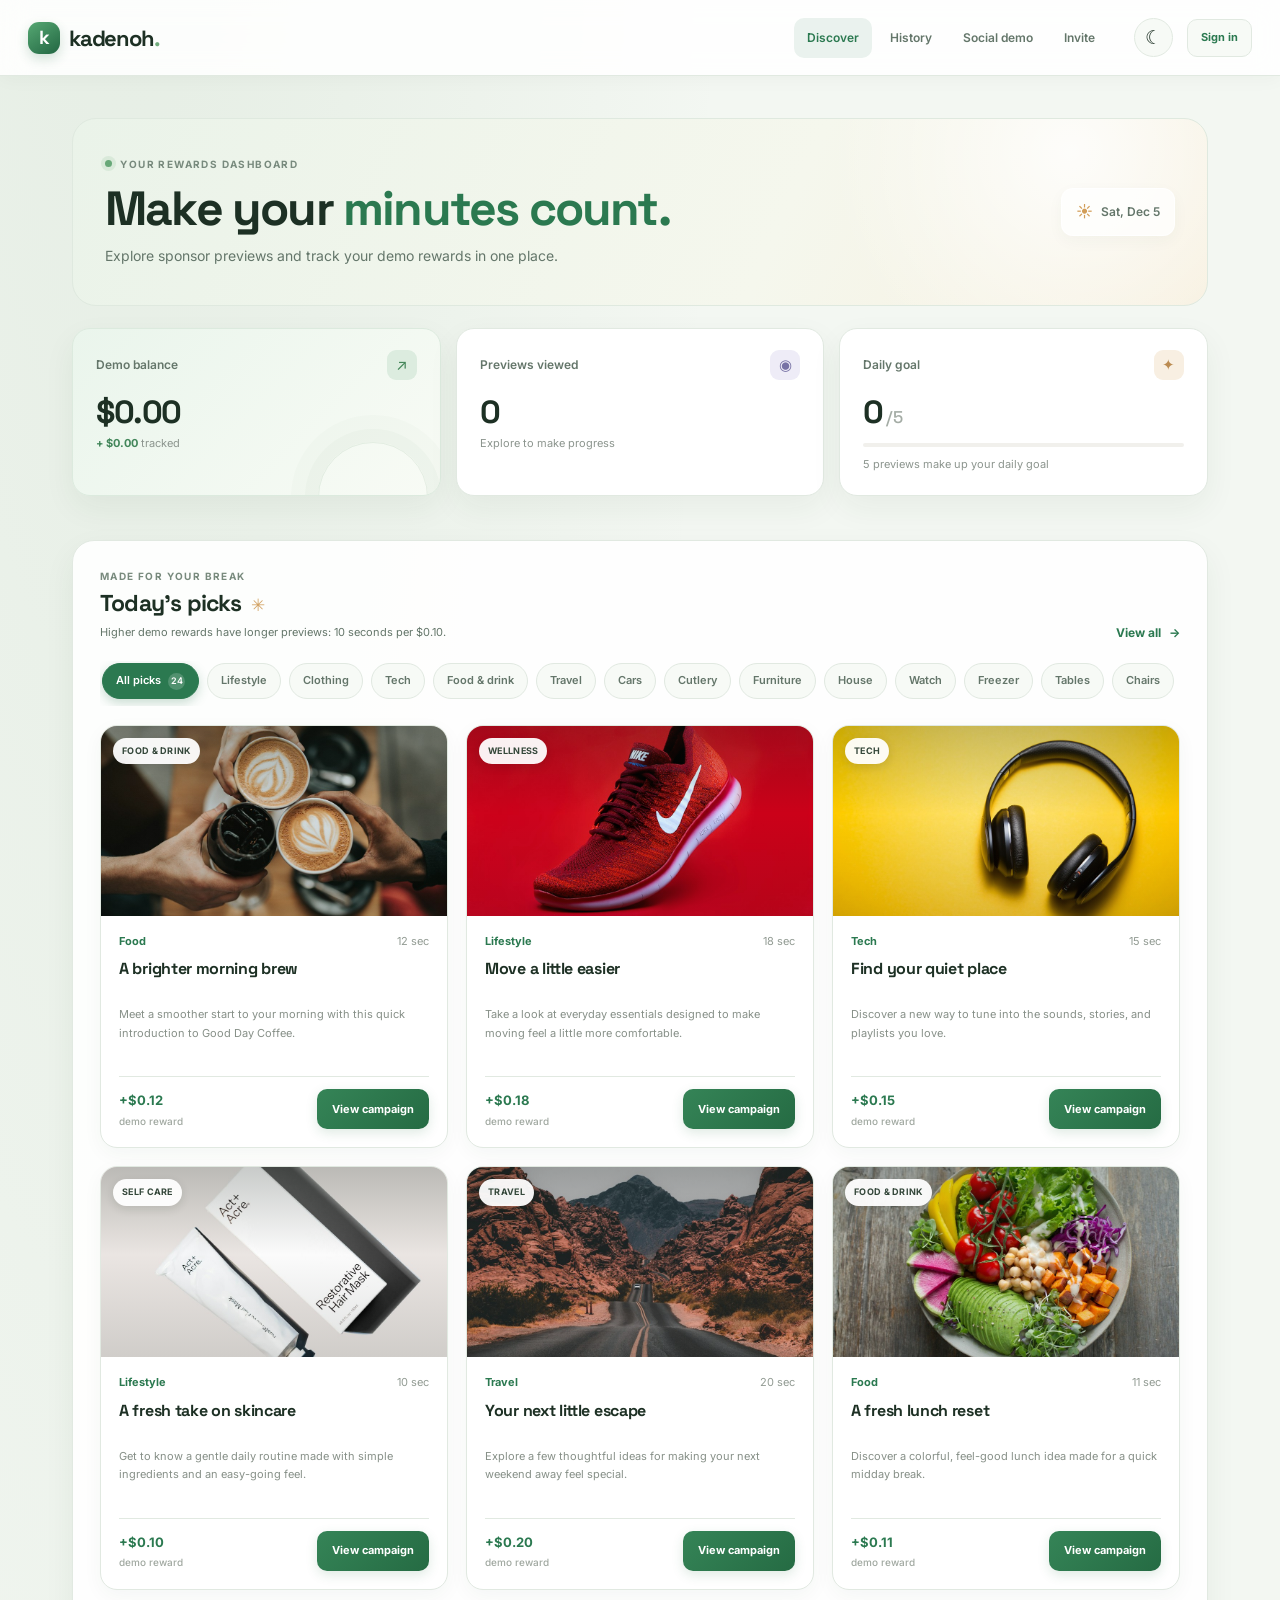
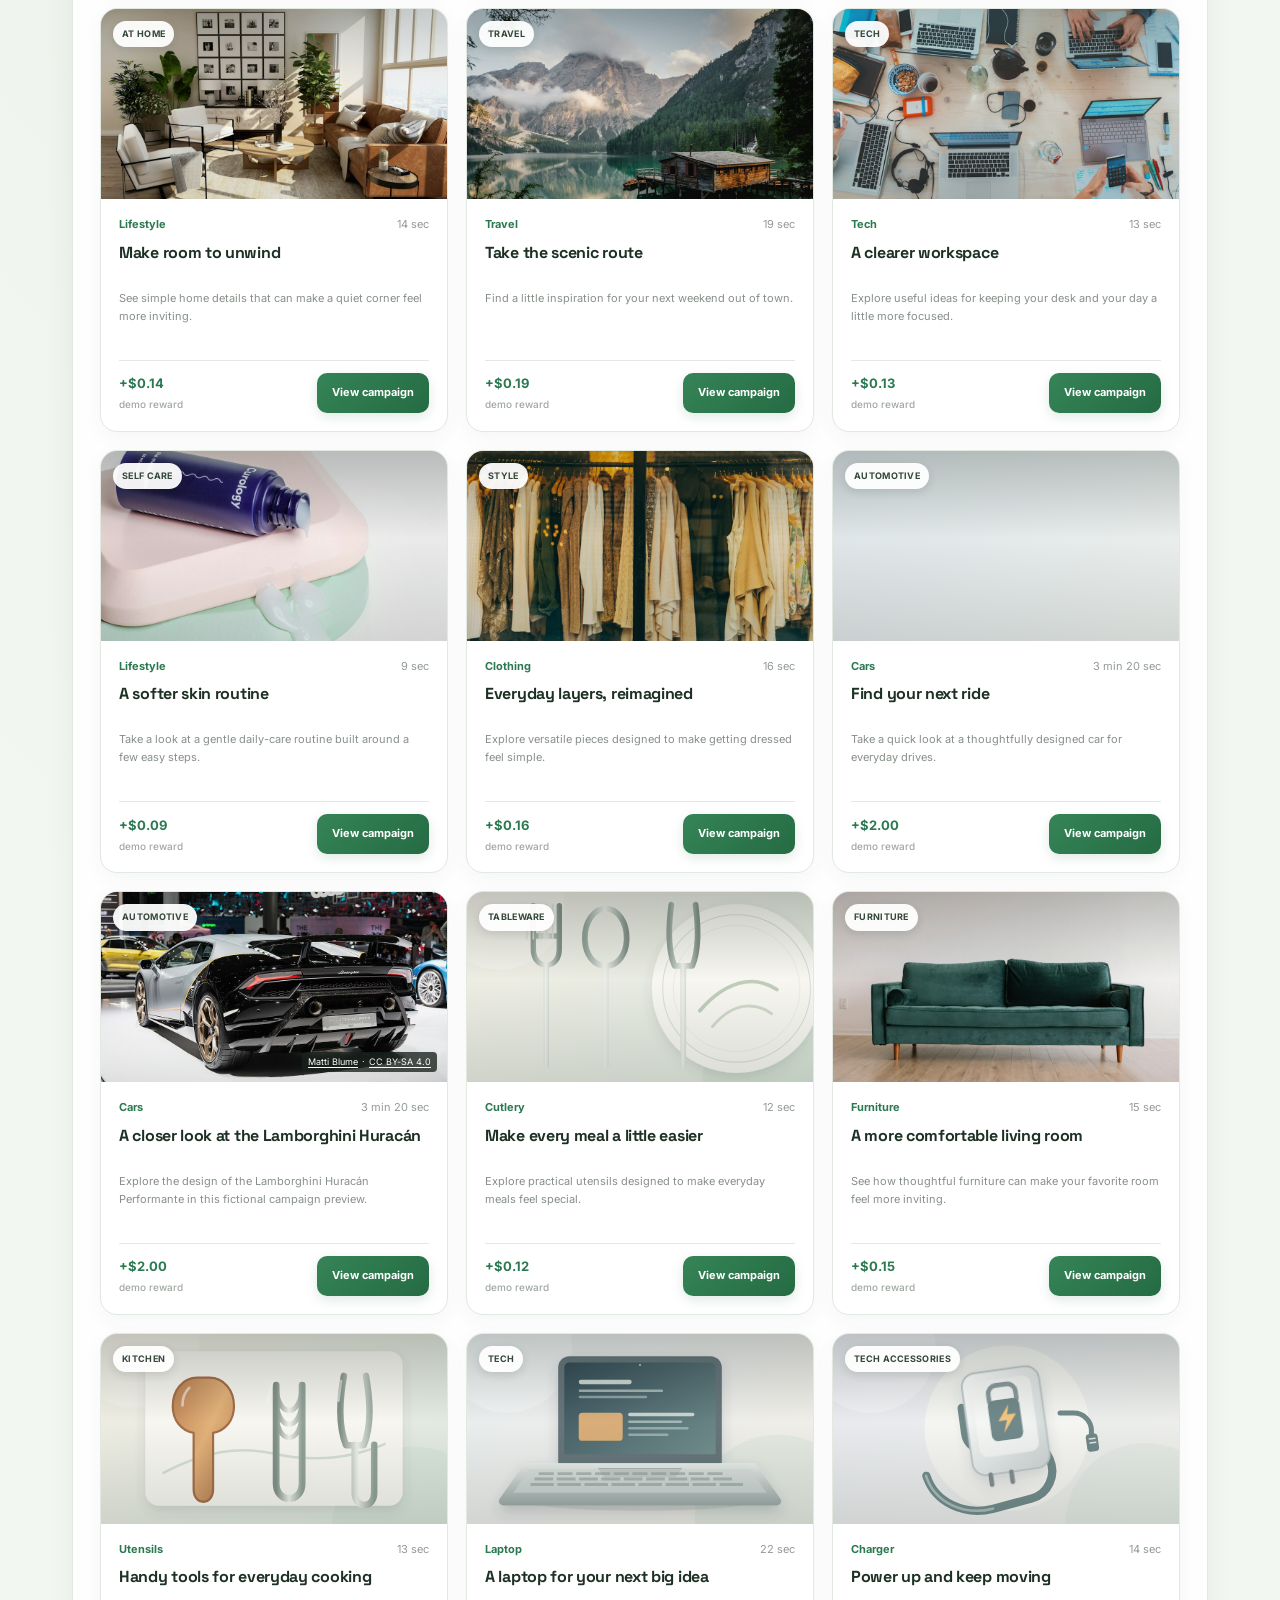
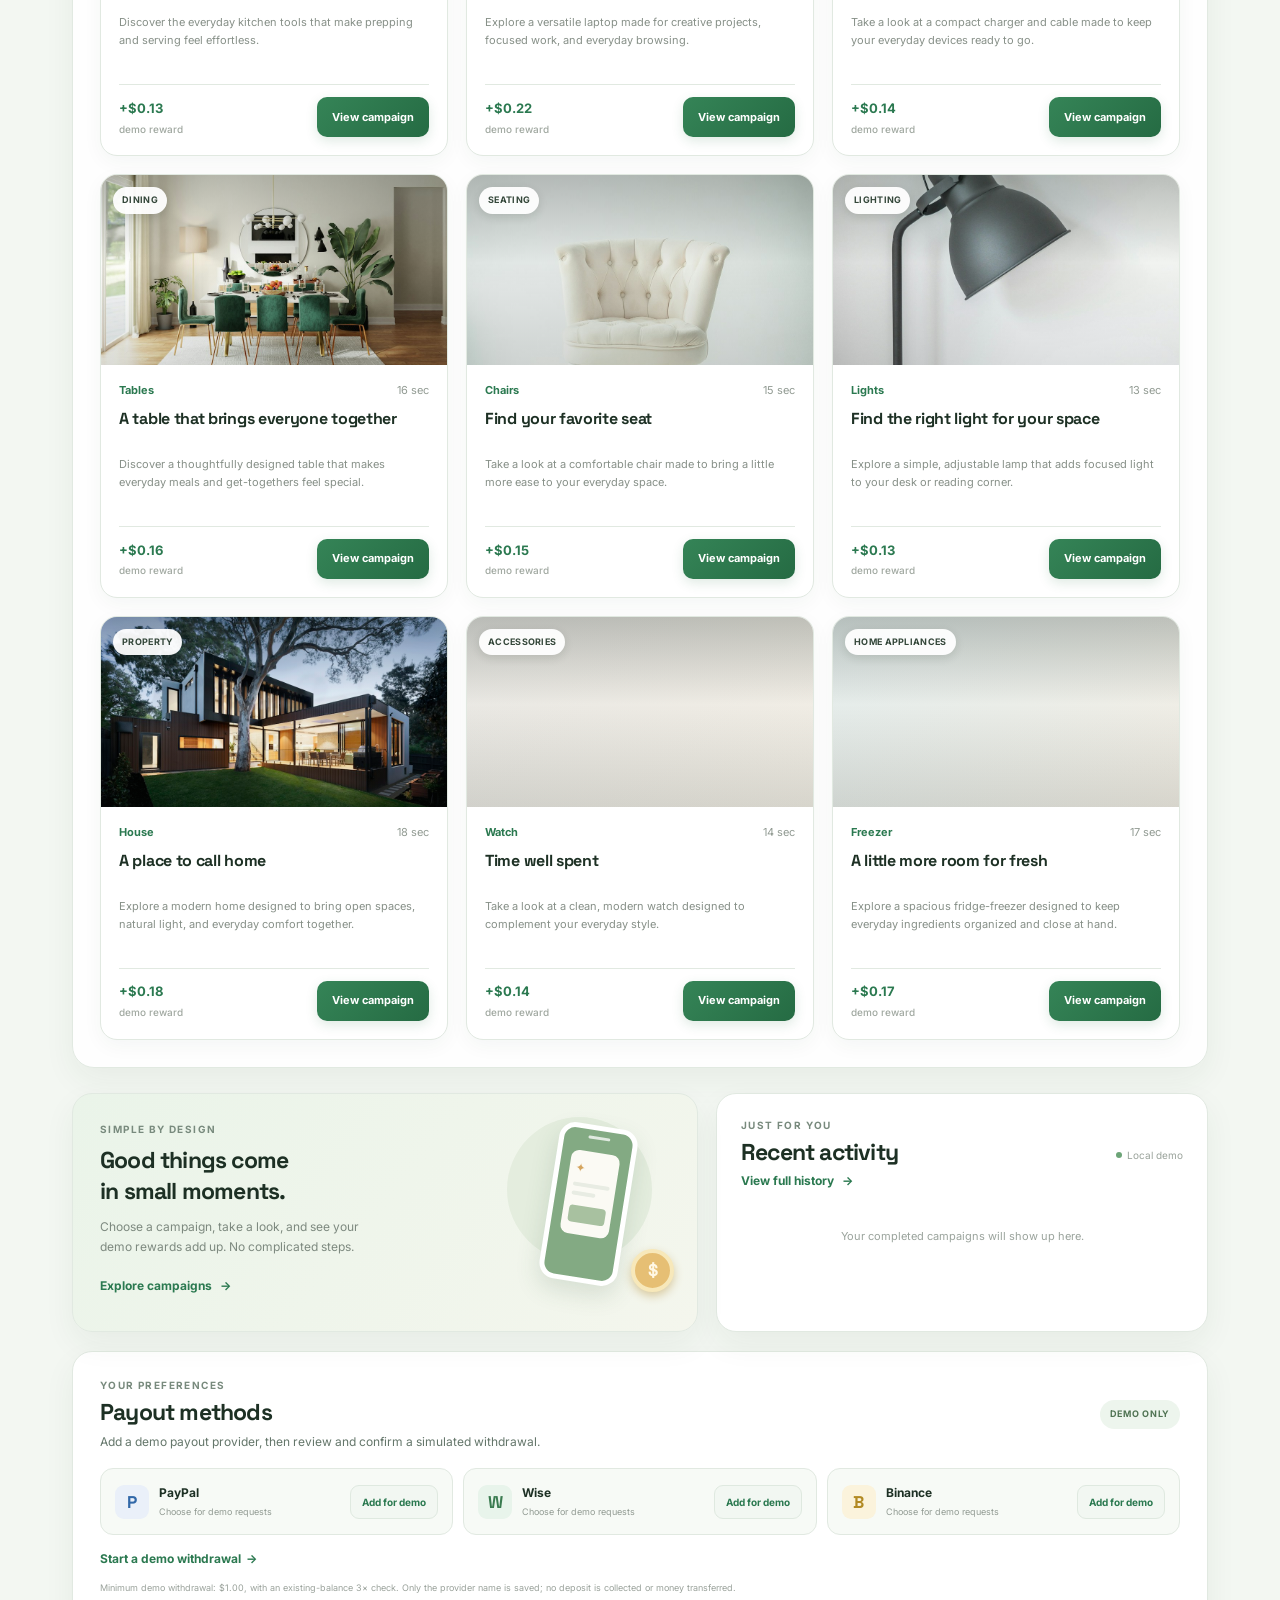
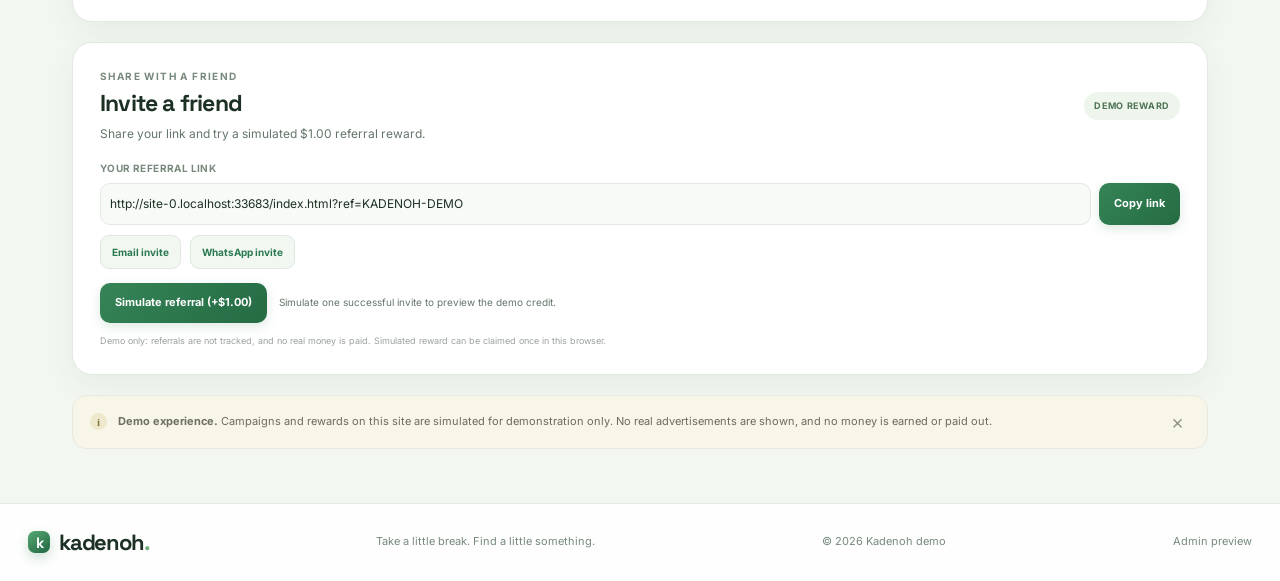
<file: index.html>
﻿<!doctype html>
<html lang="en">
  <head>
    <meta charset="utf-8" />
    <meta name="viewport" content="width=device-width, initial-scale=1" />
    <meta name="theme-color" content="#f4efe6" />
    <link rel="icon" type="image/svg+xml" href="assets/favicon.svg" sizes="any" />
    <meta
      name="description"
      content="Explore sponsored campaigns and track demo rewards in one simple dashboard."
    />
    <title>Kadenoh — Your rewards dashboard</title>
    <script>
      try {
        document.documentElement.dataset.theme =
          localStorage.getItem("kadenoh-theme") === "dark" ? "dark" : "light";
      } catch (error) {
        console.warn("Could not load the saved color theme.", error);
      }
    </script>
    <link rel="preconnect" href="https://fonts.googleapis.com" />
    <link rel="preconnect" href="https://fonts.gstatic.com" crossorigin />
    <link
      href="https://fonts.googleapis.com/css2?family=Inter:wght@400;500;600;700;800&family=Space+Grotesk:wght@400;500;600;700&display=swap"
      rel="stylesheet"
    />
    <link rel="stylesheet" href="style.css" />
    <link rel="stylesheet" href="design-refresh.css" />
    <script src="campaign-data.js" defer></script>
    <script src="app.js" defer></script>
    <script src="auth-ui.js" defer></script>
  </head>
  <body>
    <header class="topbar">
      <a class="brand" href="#" aria-label="Kadenoh home"
        ><span class="brand-mark">k</span> kadenoh<span class="brand-period"
          >.</span
        ></a
      >
      <nav class="main-nav" aria-label="Main navigation">
        <a class="nav-link active" href="#campaigns">Discover</a>
        <a class="nav-link" href="history.html">History</a>
        <a class="nav-link" href="social-demo.html">Social demo</a>
        <a class="nav-link" href="#referrals" aria-label="Refer and earn"
          >Invite</a
        >
      </nav>
      <button
        class="theme-toggle"
        id="theme-toggle"
        type="button"
        aria-label="Switch to dark theme"
        title="Switch to dark theme"
      >
        <span aria-hidden="true">☾</span>
      </button>
      <button class="profile-button" id="profile-button" type="button" aria-label="Your profile">
        <span class="profile-avatar"
          ><span id="profile-initial">DE</span
          ><img id="profile-image" alt="" hidden /></span
        ><span class="profile-name" id="profile-name">Dennis</span
        ><span class="chevron">⌄</span>
      </button>
    </header>

    <main>
      <section class="welcome-row">
        <div>
          <p class="eyebrow"><span class="live-dot"></span> YOUR REWARDS DASHBOARD</p>
          <h1>Make your <span>minutes count.</span></h1>
          <p class="welcome-copy">
            Explore sponsor previews and track your demo rewards in one place.
          </p>
        </div>
        <div class="date-pill">
          <span aria-hidden="true">☀</span> <span id="today-label">Today</span>
        </div>
      </section>

      <section class="stats-grid" aria-label="Your rewards summary">
        <article class="stat-card balance-card">
          <div class="stat-top">
            <span class="stat-label">Demo balance</span
            ><span class="stat-icon mint-icon" aria-hidden="true">↗</span>
          </div>
          <p class="stat-value" id="balance-value">$0.00</p>
          <p class="stat-foot"><span class="positive">+ $0.00</span> tracked</p>
          <div class="balance-decoration" aria-hidden="true"></div>
        </article>
        <article class="stat-card">
          <div class="stat-top">
            <span class="stat-label">Previews viewed</span
            ><span class="stat-icon lilac-icon" aria-hidden="true">◉</span>
          </div>
          <p class="stat-value" id="views-value">0</p>
          <p class="stat-foot">Explore to make progress</p>
        </article>
        <article class="stat-card progress-card">
          <div class="stat-top">
            <span class="stat-label">Daily goal</span
            ><span class="stat-icon peach-icon" aria-hidden="true">✦</span>
          </div>
          <p class="stat-value">
            <span id="goal-count">0</span><span class="stat-unit"> / 5</span>
          </p>
          <div class="progress-track"><span id="goal-progress"></span></div>
          <p class="stat-foot">5 previews make up your daily goal</p>
        </article>
      </section>

      <section class="campaign-section" id="campaigns">
        <div class="section-heading">
          <div>
            <p class="eyebrow">MADE FOR YOUR BREAK</p>
            <h2>Today’s picks <span class="sparkle">✳</span></h2>
            <p class="campaign-time-note">
              Higher demo rewards have longer previews: 10 seconds per $0.10.
            </p>
          </div>
          <a class="text-link" href="#campaign-list"
            >View all <span aria-hidden="true">→</span></a
          >
        </div>
        <div class="filter-row" role="group" aria-label="Filter campaigns">
          <button class="filter-chip selected" type="button" data-filter="All">
            All picks <span class="chip-count">24</span>
          </button>
          <button class="filter-chip" type="button" data-filter="Lifestyle">
            Lifestyle
          </button>
          <button class="filter-chip" type="button" data-filter="Clothing">
            Clothing
          </button>
          <button class="filter-chip" type="button" data-filter="Tech">
            Tech
          </button>
          <button class="filter-chip" type="button" data-filter="Food">
            Food & drink
          </button>
          <button class="filter-chip" type="button" data-filter="Travel">
            Travel
          </button>
          <button class="filter-chip" type="button" data-filter="Cars">
            Cars
          </button>
          <button class="filter-chip" type="button" data-filter="Cutlery">
            Cutlery
          </button>
          <button class="filter-chip" type="button" data-filter="Furniture">
            Furniture
          </button>
          <button class="filter-chip" type="button" data-filter="House">
            House
          </button>
          <button class="filter-chip" type="button" data-filter="Watch">
            Watch
          </button>
          <button class="filter-chip" type="button" data-filter="Freezer">
            Freezer
          </button>
          <button class="filter-chip" type="button" data-filter="Tables">
            Tables
          </button>
          <button class="filter-chip" type="button" data-filter="Chairs">
            Chairs
          </button>
          <button class="filter-chip" type="button" data-filter="Lights">
            Lights
          </button>
          <button class="filter-chip" type="button" data-filter="Utensils">
            Utensils
          </button>
          <button class="filter-chip" type="button" data-filter="Laptop">
            Laptop
          </button>
          <button class="filter-chip" type="button" data-filter="Charger">
            Charger
          </button>
        </div>
        <div class="campaign-grid" id="campaign-list" aria-live="polite"></div>
      </section>

      <section class="bottom-grid" id="how-it-works">
        <article class="how-card">
          <div class="how-copy">
            <p class="eyebrow">SIMPLE BY DESIGN</p>
            <h2>Good things come<br />in small moments.</h2>
            <p>
              Choose a campaign, take a look, and see your demo rewards add up.
              No complicated steps.
            </p>
            <a href="#campaigns" class="how-link"
              >Explore campaigns <span aria-hidden="true">→</span></a
            >
          </div>
          <div class="how-illustration" aria-hidden="true">
            <div class="sun-shape"></div>
            <div class="phone-shape">
              <div class="phone-speaker"></div>
              <div class="phone-card"><span>✦</span><i></i><i></i><b></b></div>
            </div>
            <div class="coin-shape">$</div>
          </div>
        </article>
        <article class="activity-card" id="activity">
          <div class="activity-heading">
            <div>
              <p class="eyebrow">JUST FOR YOU</p>
              <h2>Recent activity</h2>
              <a class="text-link activity-history-link" href="history.html">
                View full history <span aria-hidden="true">→</span>
              </a>
            </div>
            <span class="activity-live"><i></i> Local demo</span>
          </div>
          <div id="activity-list" class="activity-list"></div>
        </article>
      </section>

      <section class="payout-section" aria-labelledby="payout-title">
        <div class="payout-heading">
          <div>
            <p class="eyebrow">YOUR PREFERENCES</p>
            <h2 id="payout-title">Payout methods</h2>
            <p class="payout-copy">
              Add a demo payout provider, then review and confirm a simulated
              withdrawal.
            </p>
          </div>
          <span class="demo-tag">DEMO ONLY</span>
        </div>
        <div class="payout-methods" id="payout-methods"></div>
        <a class="text-link payout-withdrawal-link" href="history.html#withdrawal-panel">
          Start a demo withdrawal <span aria-hidden="true">→</span>
        </a>
        <p class="payout-disclaimer">
          Minimum demo withdrawal: $1.00, with an existing-balance 3× check.
          Only the provider name is saved; no deposit is collected or money
          transferred.
        </p>
      </section>

      <section
        class="payout-section referral-section"
        id="referrals"
        aria-labelledby="referral-title"
      >
        <div class="payout-heading">
          <div>
            <p class="eyebrow">SHARE WITH A FRIEND</p>
            <h2 id="referral-title">Invite a friend</h2>
            <p class="payout-copy">
              Share your link and try a simulated $1.00 referral reward.
            </p>
          </div>
          <span class="demo-tag">DEMO REWARD</span>
        </div>
        <div class="referral-link-row">
          <label for="referral-link">YOUR REFERRAL LINK</label>
          <div class="referral-link-controls">
            <input
              class="referral-link-input"
              id="referral-link"
              type="url"
              readonly
              aria-label="Your referral link"
            />
            <button
              class="primary-button"
              id="copy-referral-link"
              type="button"
            >
              Copy link
            </button>
          </div>
        </div>
        <div
          class="referral-share-options"
          aria-label="Share your referral link"
        >
          <a class="method-button" id="referral-email" href="mailto:">
            Email invite
          </a>
          <a
            class="method-button"
            id="referral-whatsapp"
            href="https://wa.me/"
            target="_blank"
            rel="noopener noreferrer"
          >
            WhatsApp invite
          </a>
        </div>
        <div class="referral-reward-row">
          <button class="primary-button" id="simulate-referral" type="button">
            Simulate referral
          </button>
          <p id="referral-status" role="status" aria-live="polite"></p>
        </div>
        <p class="payout-disclaimer">
          Demo only: referrals are not tracked, and no real money is paid.
          Simulated reward can be claimed once in this browser.
        </p>
      </section>

      <aside class="demo-notice" id="demo-notice">
        <span class="notice-icon" aria-hidden="true">i</span>
        <p>
          <strong>Demo experience.</strong> Campaigns and rewards on this site
          are simulated for demonstration only. No real advertisements are
          shown, and no money is earned or paid out.
        </p>
        <button
          class="notice-close"
          type="button"
          aria-label="Dismiss demo notice"
        >
          ×
        </button>
      </aside>
    </main>

    <footer>
      <a class="brand footer-brand" href="#"
        ><span class="brand-mark">k</span> kadenoh<span class="brand-period"
          >.</span
        ></a
      ><span>Take a little break. Find a little something.</span
      ><span>© 2026 Kadenoh demo</span
      ><a href="admin.html">Admin preview</a>
    </footer>

    <dialog
      class="profile-dialog"
      id="profile-dialog"
      aria-labelledby="profile-dialog-title"
    >
      <button
        class="dialog-close"
        id="close-profile-dialog"
        type="button"
        aria-label="Close profile"
      >
        ×
      </button>
      <div class="profile-photo-preview">
        <span id="profile-dialog-initial">D</span>
        <img id="profile-dialog-image" alt="" hidden />
      </div>
      <h2 id="profile-dialog-title">Your profile</h2>
      <p class="profile-copy">
        Update your details and photo. They are stored only in this browser and
        are never uploaded.
      </p>
      <div class="profile-session-state" id="profile-session-state" hidden>
        <span>Signed in to this browser-only demo.</span>
        <button class="profile-sign-out" id="profile-sign-out" type="button">
          Sign out
        </button>
      </div>
      <div class="profile-photo-actions">
        <label class="photo-upload-button" for="profile-photo-input"
          >Choose photo</label
        >
        <button
          class="photo-remove-button"
          id="remove-profile-photo"
          type="button"
          disabled
        >
          Remove photo
        </button>
        <input
          id="profile-photo-input"
          type="file"
          accept="image/jpeg,image/png,image/webp"
          hidden
        />
      </div>
      <p class="profile-photo-help">JPG, PNG, or WebP · Max 8 MB</p>
      <p
        class="profile-photo-status"
        id="profile-photo-status"
        role="status"
        aria-live="polite"
      ></p>
      <form class="profile-info-form" id="profile-info-form">
        <div class="profile-field">
          <label for="profile-display-name">Display name</label>
          <input
            id="profile-display-name"
            name="displayName"
            type="text"
            autocomplete="name"
            maxlength="80"
            required
          />
        </div>
        <div class="profile-field">
          <label for="profile-email">Email address</label>
          <input
            id="profile-email"
            name="email"
            type="email"
            autocomplete="email"
            maxlength="254"
            placeholder="you@example.com"
          />
        </div>
        <div class="profile-field">
          <label for="profile-date-of-birth">Date of birth</label>
          <input
            id="profile-date-of-birth"
            name="dateOfBirth"
            type="date"
            autocomplete="bday"
          />
        </div>
        <div class="profile-field">
          <label for="profile-study-level">Level of study</label>
          <select id="profile-study-level" name="studyLevel">
            <option value="">Select a level (optional)</option>
            <option value="high-school">High school</option>
            <option value="certificate-diploma">Certificate or diploma</option>
            <option value="undergraduate">Undergraduate</option>
            <option value="postgraduate">Postgraduate</option>
            <option value="other">Other</option>
            <option value="prefer-not-to-say">Prefer not to say</option>
          </select>
        </div>
        <div class="profile-field">
          <label for="profile-location">Location</label>
          <input
            id="profile-location"
            name="location"
            type="text"
            autocomplete="address-level2"
            maxlength="100"
            placeholder="City, country"
          />
        </div>
        <button class="profile-save-button" type="submit">Save profile</button>
        <p
          class="profile-info-status"
          id="profile-info-status"
          role="status"
          aria-live="polite"
        ></p>
      </form>
    </dialog>

    <dialog
      class="watch-dialog"
      id="watch-dialog"
      aria-labelledby="dialog-title"
    >
      <button class="dialog-close" type="button" aria-label="Close campaign">
        ×
      </button>
      <div class="dialog-art" id="dialog-art">
        <span id="dialog-emoji" aria-hidden="true"></span
        ><span class="play-symbol" aria-hidden="true">▶</span>
      </div>
      <div class="dialog-content">
        <span class="sponsored-label">SPONSORED CAMPAIGN · DEMO</span>
        <h2 id="dialog-title"></h2>
        <p id="dialog-description"></p>
        <div class="watch-progress"><span id="watch-progress-fill"></span></div>
        <div class="watch-footer">
          <span id="watch-status">Campaign preview</span
          ><button class="primary-button" id="watch-button" type="button">
            Start preview
          </button>
        </div>
      </div>
    </dialog>
    <div class="toast" id="toast" role="status" aria-live="polite"></div>
  </body>
</html>
</file>
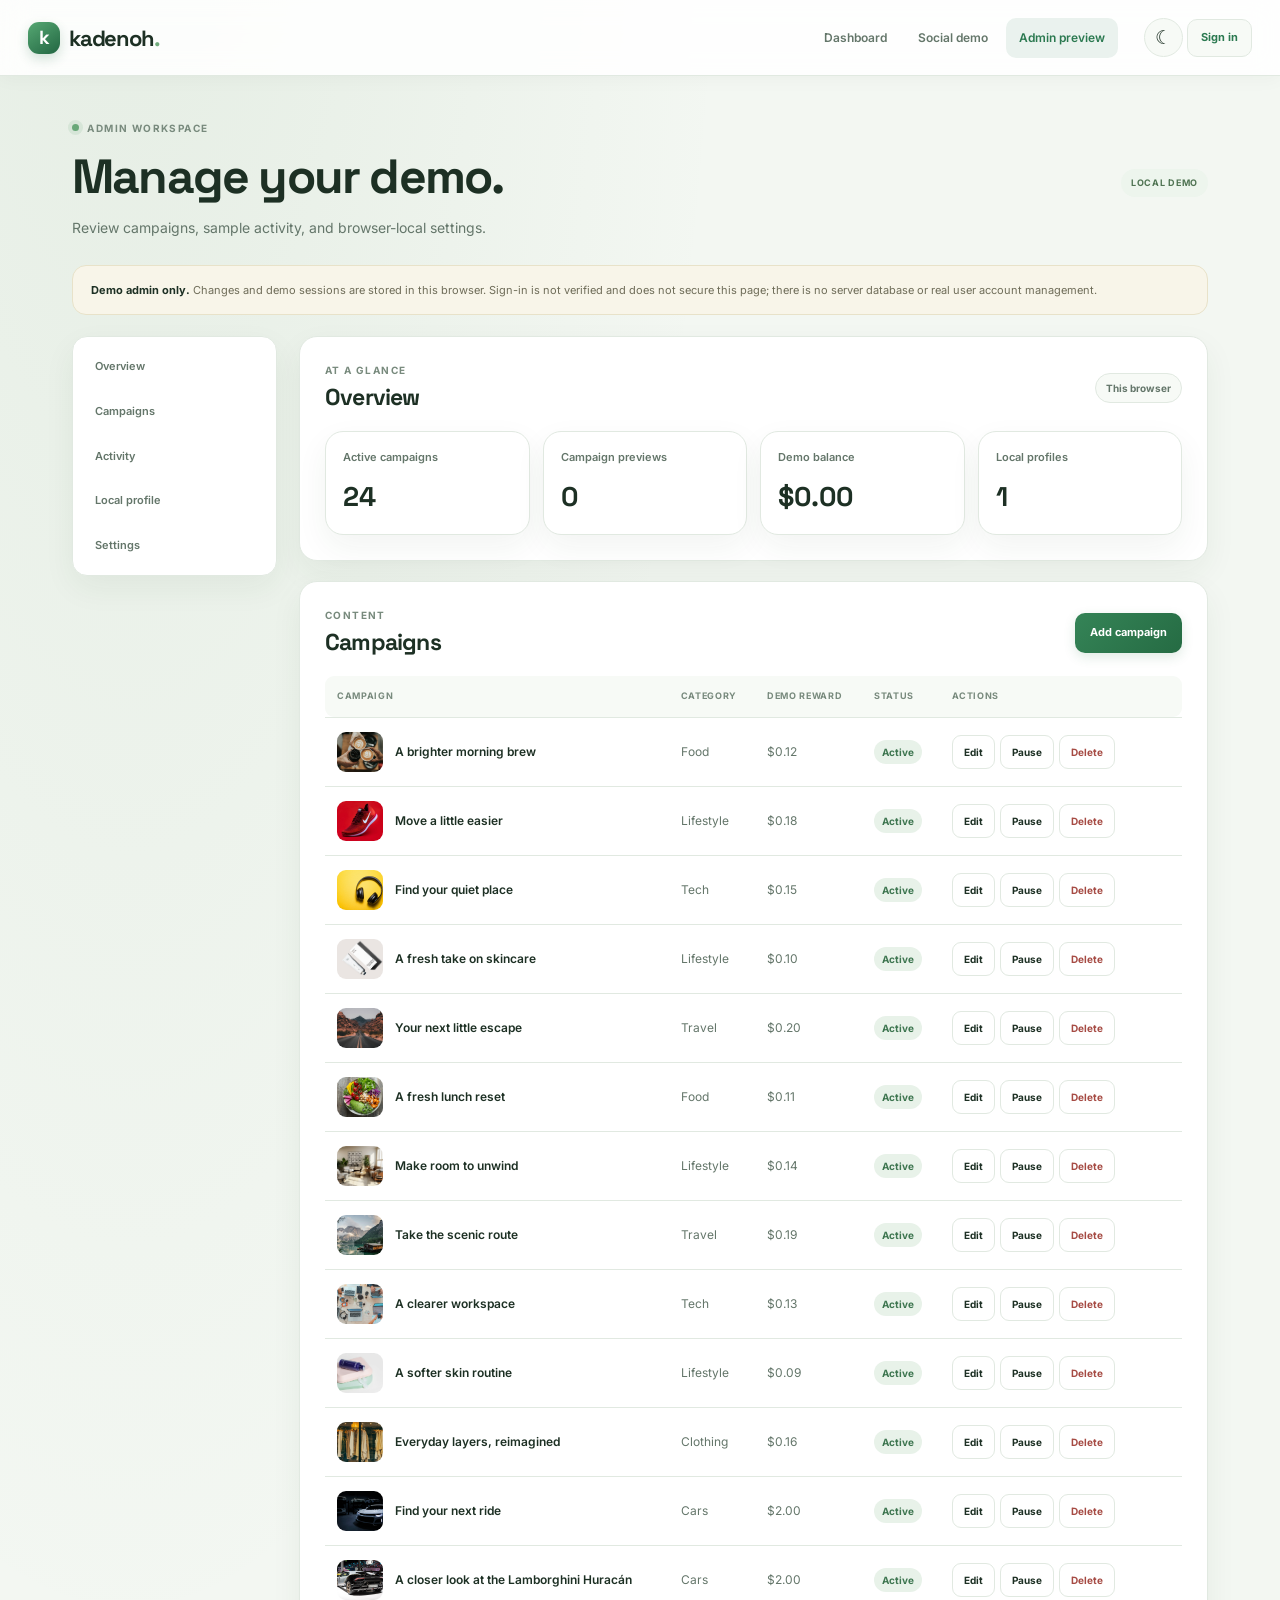
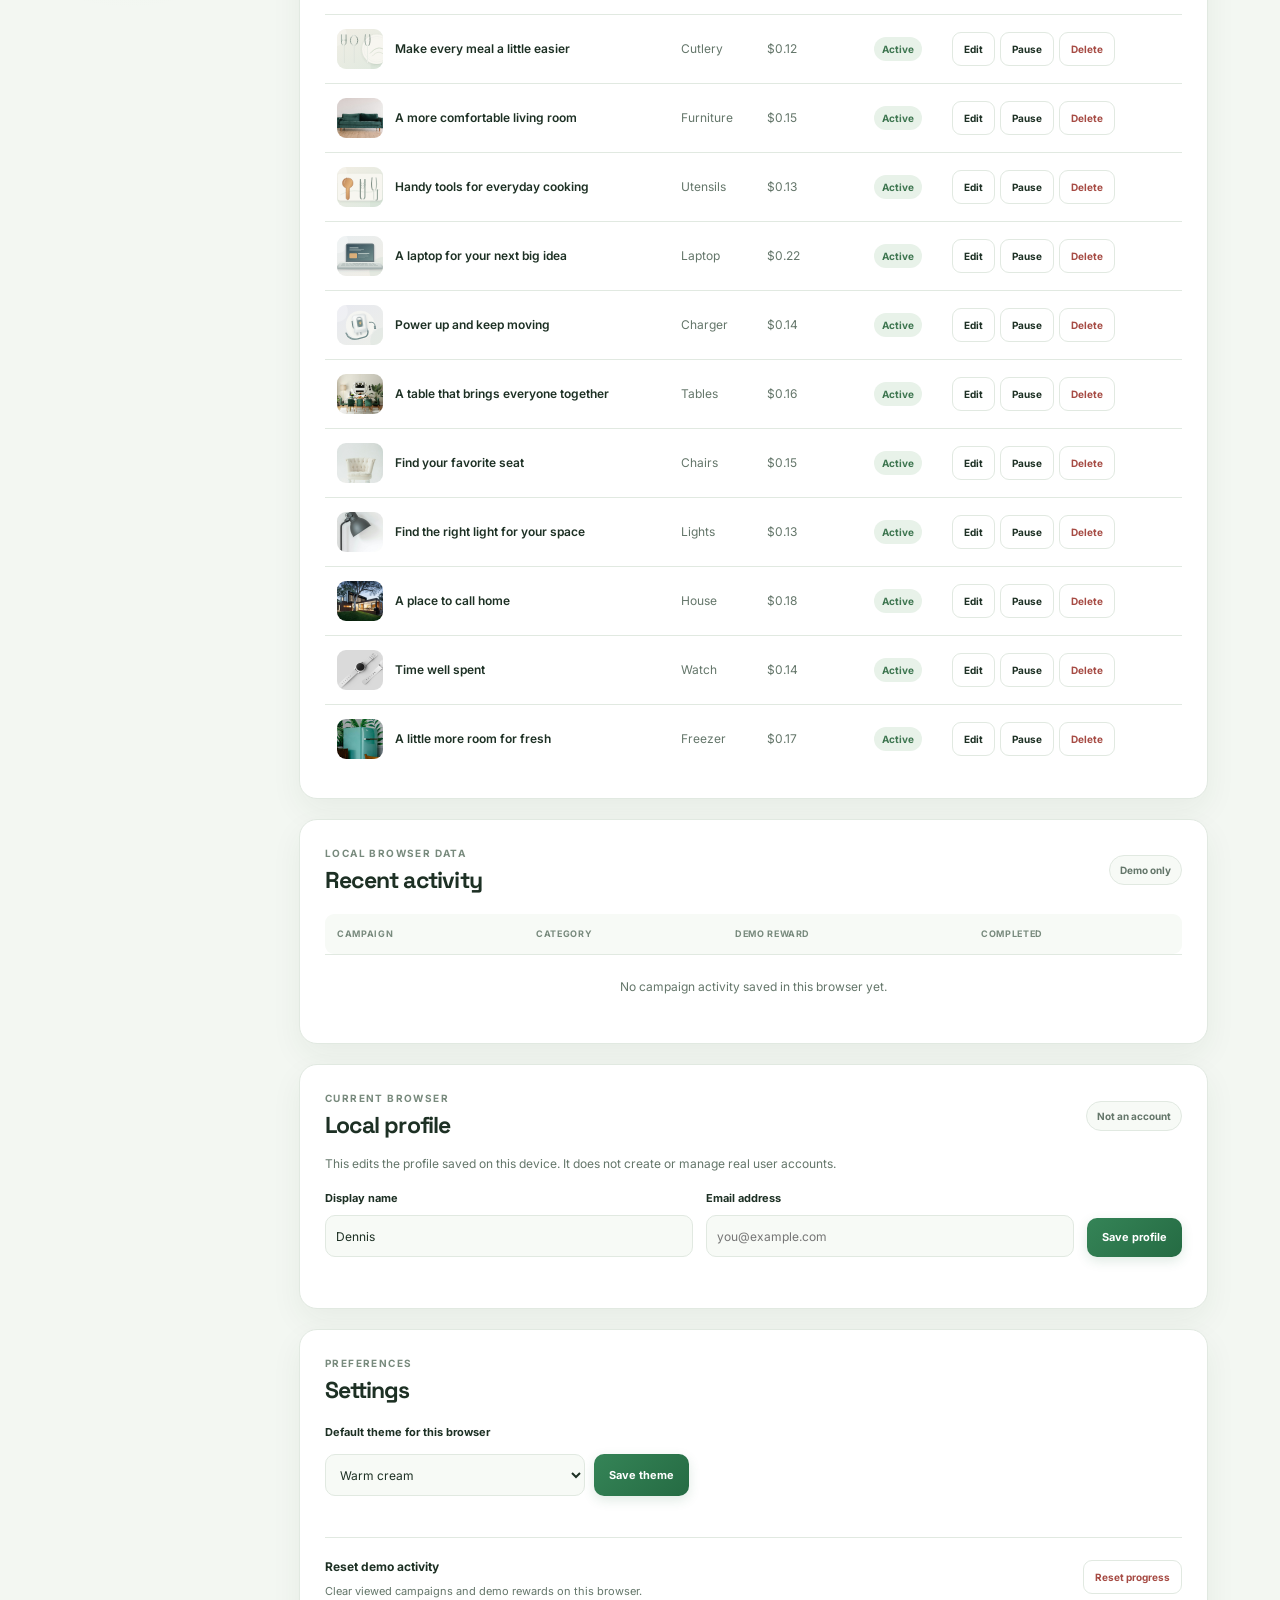
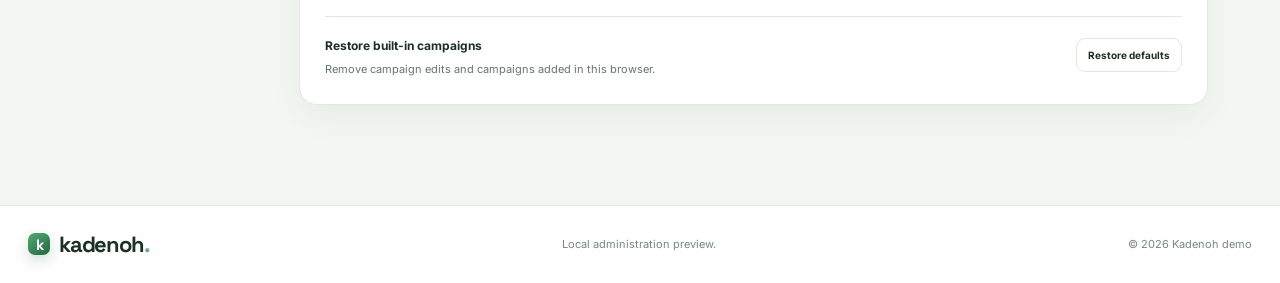
<file: admin.html>
<!doctype html>
<html lang="en">
  <head>
    <meta charset="utf-8" />
    <meta name="viewport" content="width=device-width, initial-scale=1" />
    <meta name="theme-color" content="#f4efe6" />
    <link rel="icon" type="image/svg+xml" href="assets/favicon.svg" sizes="any" />
    <meta
      name="description"
      content="Local-only administration preview for the Kadenoh demo."
    />
    <title>Kadenoh — Admin preview</title>
    <script>
      try {
        document.documentElement.dataset.theme =
          localStorage.getItem("kadenoh-theme") === "dark" ? "dark" : "light";
      } catch (error) {
        console.warn("Could not load the saved color theme.", error);
      }
    </script>
    <link rel="preconnect" href="https://fonts.googleapis.com" />
    <link rel="preconnect" href="https://fonts.gstatic.com" crossorigin />
    <link
      href="https://fonts.googleapis.com/css2?family=Inter:wght@400;500;600;700;800&family=Space+Grotesk:wght@400;500;600;700&display=swap"
      rel="stylesheet"
    />
    <link rel="stylesheet" href="style.css" />
    <link rel="stylesheet" href="admin.css" />
    <link rel="stylesheet" href="design-refresh.css" />
    <script src="campaign-data.js" defer></script>
    <script src="admin.js" defer></script>
    <script src="auth-ui.js" defer></script>
  </head>
  <body>
    <header class="topbar">
      <a class="brand" href="index.html" aria-label="Kadenoh dashboard">
        <span class="brand-mark">k</span> kadenoh<span class="brand-period"
          >.</span
        >
      </a>
      <nav class="main-nav" aria-label="Main navigation">
        <a class="nav-link" href="index.html">Dashboard</a>
        <a class="nav-link" href="social-demo.html">Social demo</a>
        <a class="nav-link active" href="admin.html" aria-current="page"
          >Admin preview</a
        >
      </nav>
      <button
        class="theme-toggle"
        id="theme-toggle"
        type="button"
        aria-label="Switch to dark theme"
        title="Switch to dark theme"
      >
        <span aria-hidden="true">☾</span>
      </button>
    </header>

    <main class="admin-main">
      <section class="admin-intro">
        <div>
          <p class="eyebrow"><span class="live-dot"></span> ADMIN WORKSPACE</p>
          <h1>Manage your demo.</h1>
          <p class="welcome-copy">
            Review campaigns, sample activity, and browser-local settings.
          </p>
        </div>
        <span class="demo-tag">LOCAL DEMO</span>
      </section>

      <aside class="admin-notice">
        <strong>Demo admin only.</strong> Changes and demo sessions are stored
        in this browser. Sign-in is not verified and does not secure this page;
        there is no server database or real user account management.
      </aside>

      <div class="admin-layout">
        <nav class="admin-side-nav" aria-label="Admin sections">
          <a href="#overview">Overview</a>
          <a href="#campaigns">Campaigns</a>
          <a href="#activity">Activity</a>
          <a href="#users">Local profile</a>
          <a href="#settings">Settings</a>
        </nav>

        <div class="admin-content">
          <section class="admin-panel" id="overview">
            <div class="admin-section-heading">
              <div>
                <p class="eyebrow">AT A GLANCE</p>
                <h2>Overview</h2>
              </div>
              <span class="admin-local-label">This browser</span>
            </div>
            <div class="admin-stats">
              <article class="admin-stat">
                <span>Active campaigns</span>
                <strong id="active-campaign-count">0</strong>
              </article>
              <article class="admin-stat">
                <span>Campaign previews</span>
                <strong id="preview-count">0</strong>
              </article>
              <article class="admin-stat">
                <span>Demo balance</span>
                <strong id="demo-balance">$0.00</strong>
              </article>
              <article class="admin-stat">
                <span>Local profiles</span>
                <strong>1</strong>
              </article>
            </div>
          </section>

          <section class="admin-panel" id="campaigns">
            <div class="admin-section-heading">
              <div>
                <p class="eyebrow">CONTENT</p>
                <h2>Campaigns</h2>
              </div>
              <button class="primary-button" id="create-campaign" type="button">
                Add campaign
              </button>
            </div>
            <div class="admin-table-wrap">
              <table class="admin-table">
                <thead>
                  <tr>
                    <th scope="col">Campaign</th>
                    <th scope="col">Category</th>
                    <th scope="col">Demo reward</th>
                    <th scope="col">Status</th>
                    <th scope="col">Actions</th>
                  </tr>
                </thead>
                <tbody id="campaign-rows"></tbody>
              </table>
            </div>
          </section>

          <section class="admin-panel" id="activity">
            <div class="admin-section-heading">
              <div>
                <p class="eyebrow">LOCAL BROWSER DATA</p>
                <h2>Recent activity</h2>
              </div>
              <span class="admin-local-label">Demo only</span>
            </div>
            <div class="admin-table-wrap">
              <table class="admin-table">
                <thead>
                  <tr>
                    <th scope="col">Campaign</th>
                    <th scope="col">Category</th>
                    <th scope="col">Demo reward</th>
                    <th scope="col">Completed</th>
                  </tr>
                </thead>
                <tbody id="activity-rows"></tbody>
              </table>
            </div>
          </section>

          <section class="admin-panel" id="users">
            <div class="admin-section-heading">
              <div>
                <p class="eyebrow">CURRENT BROWSER</p>
                <h2>Local profile</h2>
              </div>
              <span class="admin-local-label">Not an account</span>
            </div>
            <p class="admin-help">
              This edits the profile saved on this device. It does not create
              or manage real user accounts.
            </p>
            <form class="admin-form admin-profile-form" id="profile-form">
              <label>
                Display name
                <input
                  id="admin-profile-name"
                  name="displayName"
                  type="text"
                  maxlength="80"
                  autocomplete="name"
                  required
                />
              </label>
              <label>
                Email address
                <input
                  id="admin-profile-email"
                  name="email"
                  type="email"
                  maxlength="254"
                  autocomplete="email"
                  placeholder="you@example.com"
                />
              </label>
              <button class="primary-button" type="submit">Save profile</button>
            </form>
            <p class="admin-status" id="profile-status" role="status" aria-live="polite"></p>
          </section>

          <section class="admin-panel" id="settings">
            <div class="admin-section-heading">
              <div>
                <p class="eyebrow">PREFERENCES</p>
                <h2>Settings</h2>
              </div>
            </div>
            <form class="admin-form admin-settings-form" id="theme-form">
              <label for="admin-theme">Default theme for this browser</label>
              <div class="admin-inline-form">
                <select id="admin-theme" name="theme">
                  <option value="light">Warm cream</option>
                  <option value="dark">Dark green</option>
                </select>
                <button class="primary-button" type="submit">Save theme</button>
              </div>
            </form>
            <p class="admin-status" id="settings-status" role="status" aria-live="polite"></p>
            <div class="admin-reset-actions">
              <div>
                <strong>Reset demo activity</strong>
                <p>Clear viewed campaigns and demo rewards on this browser.</p>
              </div>
              <button class="admin-danger-button" id="reset-progress" type="button">
                Reset progress
              </button>
            </div>
            <div class="admin-reset-actions">
              <div>
                <strong>Restore built-in campaigns</strong>
                <p>Remove campaign edits and campaigns added in this browser.</p>
              </div>
              <button class="admin-secondary-button" id="restore-campaigns" type="button">
                Restore defaults
              </button>
            </div>
          </section>
          <p class="admin-status" id="admin-status" role="status" aria-live="polite"></p>
        </div>
      </div>
    </main>

    <footer>
      <a class="brand footer-brand" href="index.html">
        <span class="brand-mark">k</span> kadenoh<span class="brand-period"
          >.</span
        >
      </a>
      <span>Local administration preview.</span>
      <span>© 2026 Kadenoh demo</span>
    </footer>

    <dialog class="admin-dialog" id="campaign-dialog" aria-labelledby="campaign-dialog-title">
      <button
        class="dialog-close"
        id="close-campaign-dialog"
        type="button"
        aria-label="Close campaign editor"
      >
        ×
      </button>
      <h2 id="campaign-dialog-title">Add campaign</h2>
      <p class="admin-help">Campaigns are saved only in this browser.</p>
      <form class="admin-form" id="campaign-form">
        <input id="campaign-id" name="id" type="hidden" />
        <label>
          Campaign title
          <input id="campaign-title" name="title" type="text" maxlength="80" required />
        </label>
        <div class="admin-form-row">
          <label>
            Category
            <select id="campaign-category" name="category" required></select>
          </label>
          <label>
            Card tag
            <input id="campaign-tag" name="tag" type="text" maxlength="30" required />
          </label>
        </div>
        <div class="admin-form-row">
          <label>
            Demo reward ($)
            <input
              id="campaign-reward"
              name="reward"
              type="number"
              min="0"
              max="1000"
              step="0.01"
              required
            />
          </label>
          <label>
            Preview time (calculated)
            <input
              id="campaign-duration"
              name="duration"
              type="number"
              min="1"
              max="100000"
              step="1"
              readonly
              required
              aria-describedby="campaign-duration-help"
            />
            <span class="admin-field-help" id="campaign-duration-help">
              10 seconds for every $0.10 of demo reward.
            </span>
          </label>
        </div>
        <label>
          Emoji
          <input id="campaign-emoji" name="emoji" type="text" maxlength="12" required />
        </label>
        <label>
          Image path
          <input
            id="campaign-image"
            name="image"
            type="text"
            maxlength="160"
            pattern="assets/.+"
            title="Use a path to an image inside the assets folder."
            placeholder="assets/campaign-coffee.jpg"
            required
          />
        </label>
        <p class="admin-field-help">Use a local image path beginning with <code>assets/</code>.</p>
        <label>
          Description
          <textarea id="campaign-description" name="description" rows="3" maxlength="240" required></textarea>
        </label>
        <div class="admin-dialog-actions">
          <button class="admin-secondary-button" id="cancel-campaign" type="button">
            Cancel
          </button>
          <button class="primary-button" type="submit">Save campaign</button>
        </div>
        <p class="admin-status" id="campaign-form-status" role="status" aria-live="polite"></p>
      </form>
    </dialog>
  </body>
</html>
</file>
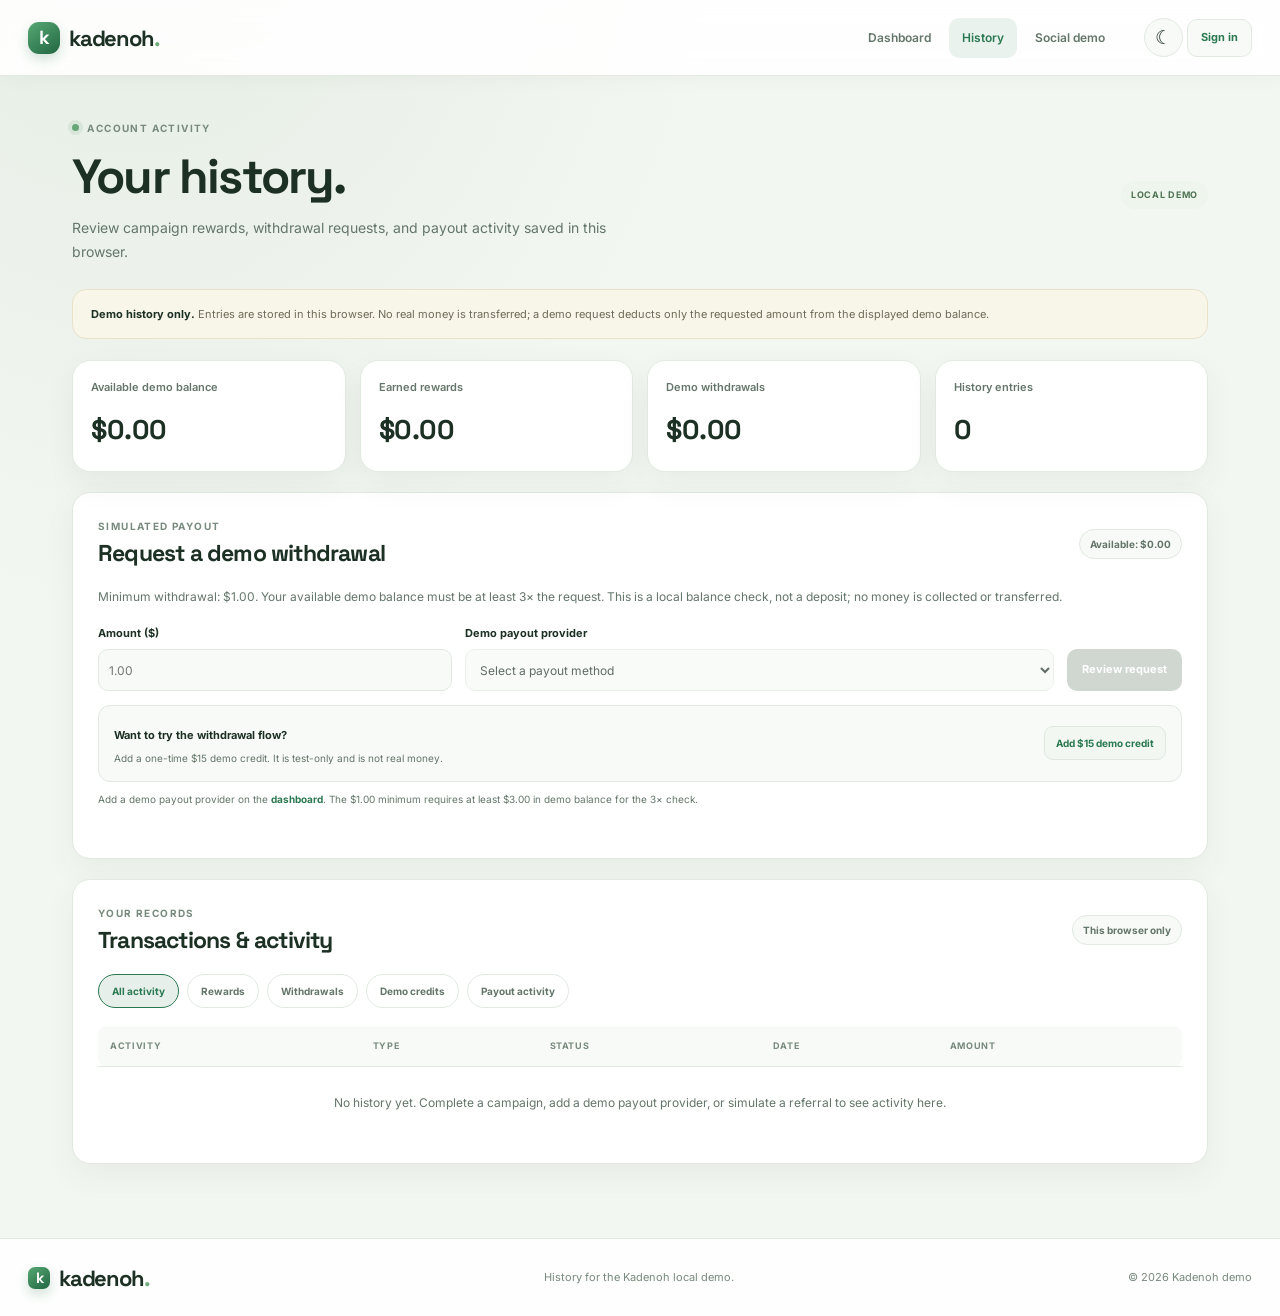
<file: history.html>
<!doctype html>
<html lang="en">
  <head>
    <meta charset="utf-8" />
    <meta name="viewport" content="width=device-width, initial-scale=1" />
    <meta name="theme-color" content="#f4efe6" />
    <link rel="icon" type="image/svg+xml" href="assets/favicon.svg" sizes="any" />
    <meta
      name="description"
      content="Review your Kadenoh demo rewards, withdrawals, and account activity."
    />
    <title>Kadenoh — History</title>
    <script>
      try {
        document.documentElement.dataset.theme =
          localStorage.getItem("kadenoh-theme") === "dark" ? "dark" : "light";
      } catch (error) {
        console.warn("Could not load the saved color theme.", error);
      }
    </script>
    <link rel="preconnect" href="https://fonts.googleapis.com" />
    <link rel="preconnect" href="https://fonts.gstatic.com" crossorigin />
    <link
      href="https://fonts.googleapis.com/css2?family=Inter:wght@400;500;600;700;800&family=Space+Grotesk:wght@400;500;600;700&display=swap"
      rel="stylesheet"
    />
    <link rel="stylesheet" href="style.css" />
    <link rel="stylesheet" href="history.css" />
    <link rel="stylesheet" href="design-refresh.css" />
    <script src="campaign-data.js" defer></script>
    <script src="history.js" defer></script>
    <script src="auth-ui.js" defer></script>
  </head>
  <body>
    <header class="topbar">
      <a class="brand" href="index.html" aria-label="Kadenoh dashboard">
        <span class="brand-mark">k</span> kadenoh<span class="brand-period"
          >.</span
        >
      </a>
      <nav class="main-nav" aria-label="Main navigation">
        <a class="nav-link" href="index.html">Dashboard</a>
        <a class="nav-link active" href="history.html" aria-current="page"
          >History</a
        >
        <a class="nav-link" href="social-demo.html">Social demo</a>
      </nav>
      <button
        class="theme-toggle"
        id="theme-toggle"
        type="button"
        aria-label="Switch to dark theme"
        title="Switch to dark theme"
      >
        <span aria-hidden="true">☾</span>
      </button>
    </header>

    <main class="history-main">
      <section class="history-intro">
        <div>
          <p class="eyebrow"><span class="live-dot"></span> ACCOUNT ACTIVITY</p>
          <h1>Your history.</h1>
          <p class="welcome-copy">
            Review campaign rewards, withdrawal requests, and payout activity
            saved in this browser.
          </p>
        </div>
        <span class="demo-tag">LOCAL DEMO</span>
      </section>

      <aside class="history-notice">
        <strong>Demo history only.</strong> Entries are stored in this browser.
        No real money is transferred; a demo request deducts only the requested
        amount from the displayed demo balance.
      </aside>

      <section class="history-summary" aria-label="History totals">
        <article class="history-stat">
          <span>Available demo balance</span>
          <strong id="history-balance">$0.00</strong>
        </article>
        <article class="history-stat">
          <span>Earned rewards</span>
          <strong id="history-earned">$0.00</strong>
        </article>
        <article class="history-stat">
          <span>Demo withdrawals</span>
          <strong id="history-withdrawn">$0.00</strong>
        </article>
        <article class="history-stat">
          <span>History entries</span>
          <strong id="history-count">0</strong>
        </article>
      </section>

      <section id="withdrawal-panel" class="history-panel withdrawal-panel" aria-labelledby="withdrawal-title">
        <div class="history-section-heading">
          <div>
            <p class="eyebrow">SIMULATED PAYOUT</p>
            <h2 id="withdrawal-title">Request a demo withdrawal</h2>
          </div>
          <span class="history-local-label" id="withdrawal-available">
            Available: $0.00
          </span>
        </div>
        <p class="history-help">
          Minimum withdrawal: $1.00. Your available demo balance must be at
          least 3× the request. This is a local balance check, not a deposit;
          no money is collected or transferred.
        </p>
        <form class="withdrawal-form" id="withdrawal-form">
          <label for="withdrawal-amount">
            Amount ($)
            <input
              id="withdrawal-amount"
              name="amount"
              type="number"
              min="1.00"
              step="0.01"
              required
              inputmode="decimal"
              placeholder="1.00"
            />
          </label>
          <label for="withdrawal-method">
            Demo payout provider
            <select id="withdrawal-method" name="method" required>
              <option value="">Select a payout provider</option>
            </select>
          </label>
          <button class="primary-button" id="request-withdrawal" type="submit">
            Review request
          </button>
        </form>
        <aside class="demo-credit-panel" id="demo-credit-panel" hidden>
          <div>
            <strong>Want to try the withdrawal flow?</strong>
            <p>Add a one-time $15 demo credit. It is test-only and is not real money.</p>
          </div>
          <button class="method-button" id="add-demo-credit" type="button">
            Add $15 demo credit
          </button>
        </aside>
        <p class="history-method-help" id="withdrawal-method-help">
          Add a demo payout provider on the
          <a href="index.html#payout-title">dashboard</a> before making a request.
        </p>
        <p class="history-status" id="withdrawal-status" role="status" aria-live="polite"></p>
      </section>

      <dialog
        class="withdrawal-dialog"
        id="withdrawal-confirmation"
        aria-labelledby="withdrawal-confirmation-title"
        aria-describedby="withdrawal-confirmation-note"
      >
        <p class="eyebrow">CHECK REQUEST</p>
        <h2 id="withdrawal-confirmation-title">Confirm demo withdrawal</h2>
        <dl class="withdrawal-review">
          <div>
            <dt>Amount</dt>
            <dd id="withdrawal-review-amount">$0.00</dd>
          </div>
          <div>
            <dt>Required demo balance (3× check)</dt>
            <dd id="withdrawal-review-reserve">$3.00</dd>
          </div>
          <div>
            <dt>Provider</dt>
            <dd id="withdrawal-review-method">—</dd>
          </div>
          <div>
            <dt>Demo balance after request</dt>
            <dd id="withdrawal-review-remaining">$0.00</dd>
          </div>
        </dl>
        <p class="withdrawal-confirmation-note" id="withdrawal-confirmation-note">
          The 3× requirement is checked against your existing demo balance.
          Nothing is deposited or held, and no money or account details are sent.
        </p>
        <p class="withdrawal-confirmation-status" id="withdrawal-confirmation-status" role="status" aria-live="polite"></p>
        <div class="withdrawal-dialog-actions">
          <button class="method-button" id="cancel-withdrawal" type="button">
            Back
          </button>
          <button class="primary-button" id="confirm-withdrawal" type="button">
            Confirm demo request
          </button>
        </div>
      </dialog>

      <section class="history-panel" aria-labelledby="history-table-title">
        <div class="history-section-heading history-table-heading">
          <div>
            <p class="eyebrow">YOUR RECORDS</p>
            <h2 id="history-table-title">Transactions & activity</h2>
          </div>
          <span class="history-local-label">This browser only</span>
        </div>
        <div class="history-filters" role="group" aria-label="Filter history">
          <button class="history-filter is-selected" type="button" data-filter="all">
            All activity
          </button>
          <button class="history-filter" type="button" data-filter="rewards">
            Rewards
          </button>
          <button class="history-filter" type="button" data-filter="withdrawals">
            Withdrawals
          </button>
          <button class="history-filter" type="button" data-filter="credits">
            Demo credits
          </button>
          <button class="history-filter" type="button" data-filter="account">
            Payout activity
          </button>
        </div>
        <div class="history-table-wrap">
          <table class="history-table">
            <thead>
              <tr>
                <th scope="col">Activity</th>
                <th scope="col">Type</th>
                <th scope="col">Status</th>
                <th scope="col">Date</th>
                <th scope="col">Amount</th>
              </tr>
            </thead>
            <tbody id="history-rows"></tbody>
          </table>
        </div>
      </section>
    </main>

    <footer>
      <a class="brand footer-brand" href="index.html">
        <span class="brand-mark">k</span> kadenoh<span class="brand-period"
          >.</span
        >
      </a>
      <span>History for the Kadenoh local demo.</span>
      <span>© 2026 Kadenoh demo</span>
    </footer>
  </body>
</html>
</file>
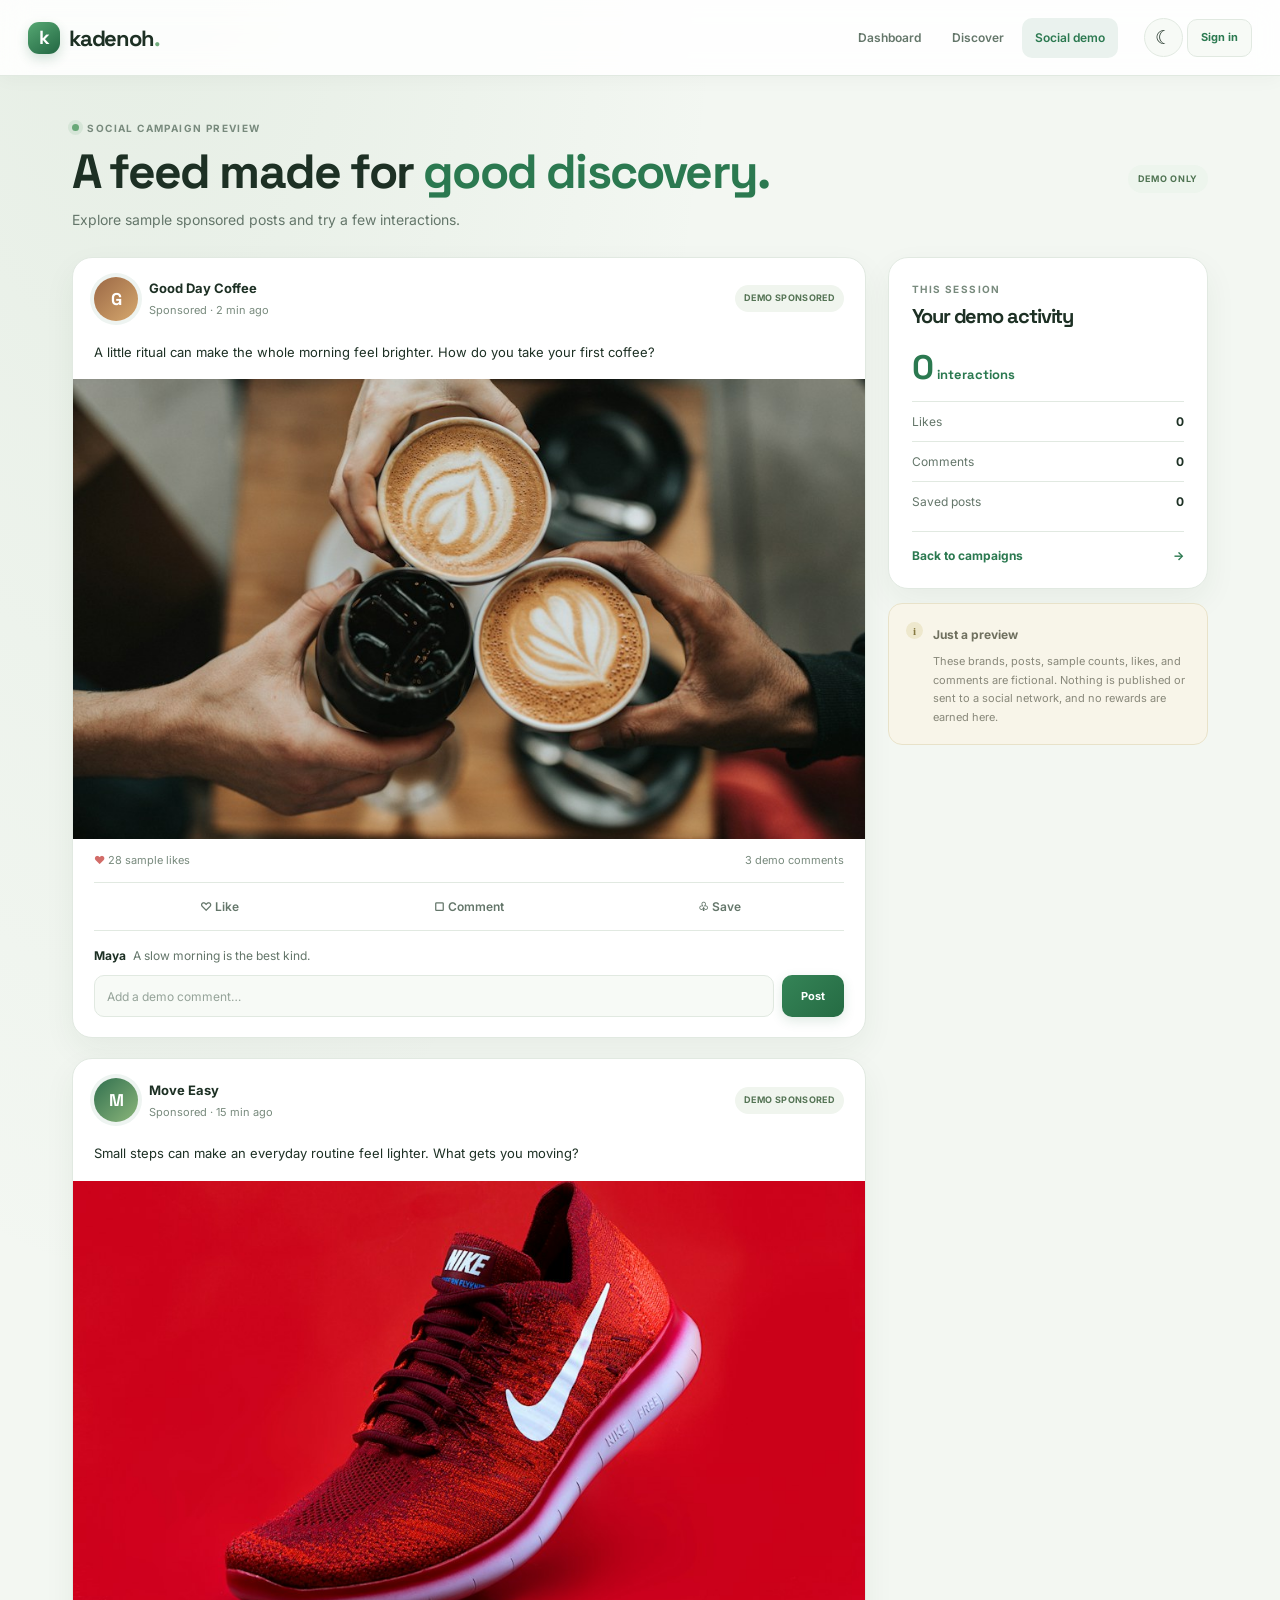
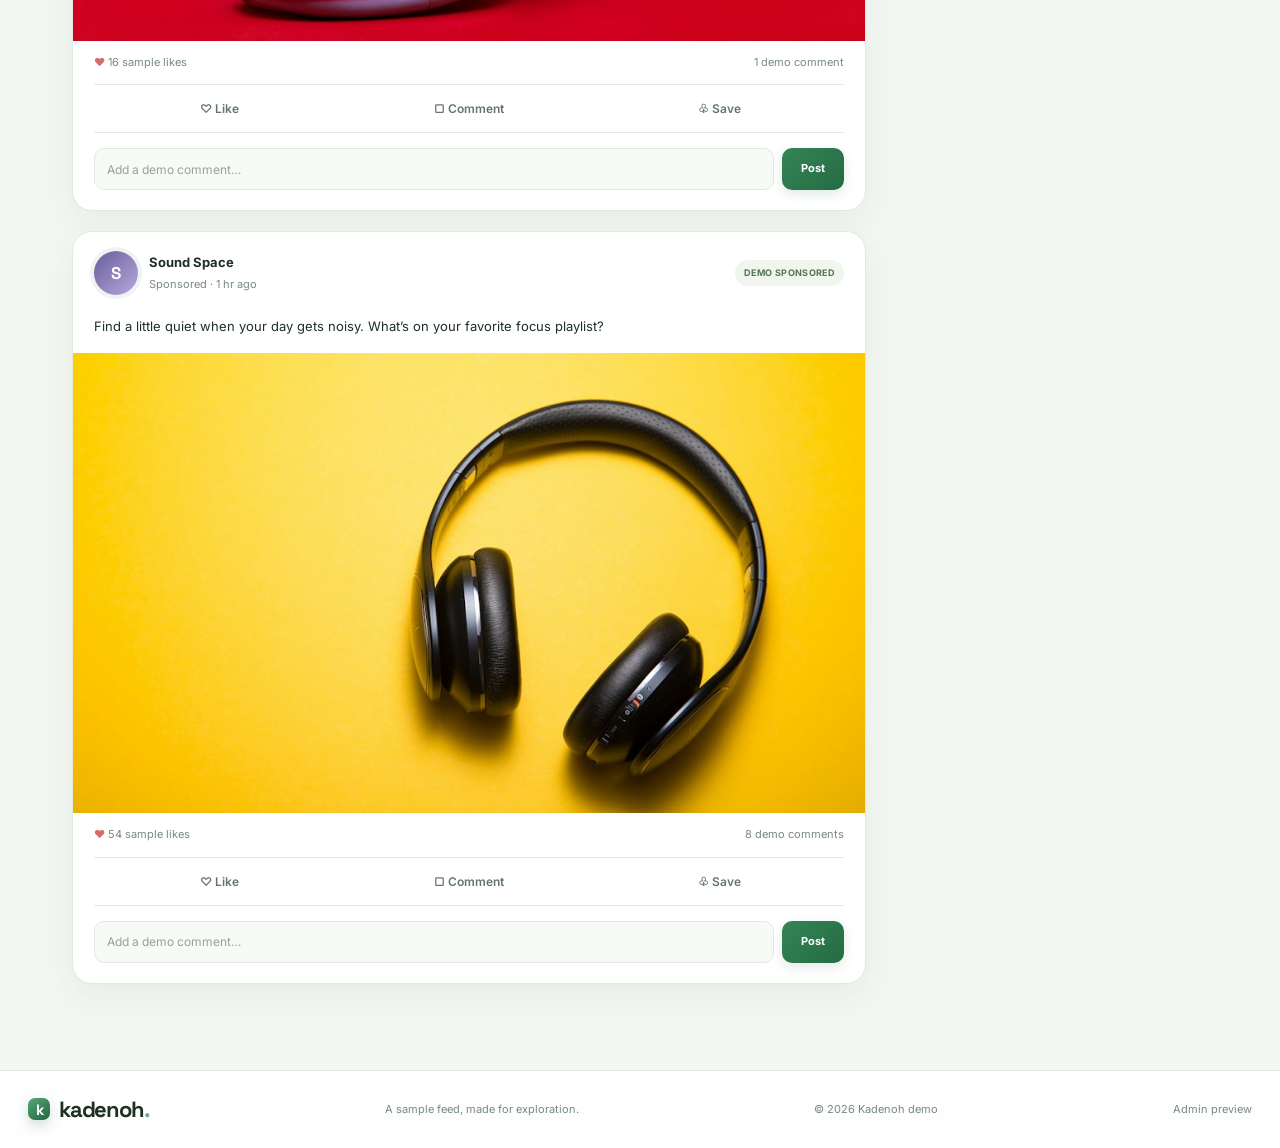
<file: social-demo.html>
<!doctype html>
<html lang="en">
  <head>
    <meta charset="utf-8" />
    <meta name="viewport" content="width=device-width, initial-scale=1" />
    <meta name="theme-color" content="#f4efe6" />
    <link rel="icon" type="image/svg+xml" href="assets/favicon.svg" sizes="any" />
    <meta
      name="description"
      content="Explore a simulated sponsored social feed. Likes and comments stay in this demo."
    />
    <title>Kadenoh — Social feed demo</title>
    <script>
      try {
        document.documentElement.dataset.theme =
          localStorage.getItem("kadenoh-theme") === "dark" ? "dark" : "light";
      } catch (error) {
        console.warn("Could not load the saved color theme.", error);
      }
    </script>
    <link rel="preconnect" href="https://fonts.googleapis.com" />
    <link rel="preconnect" href="https://fonts.gstatic.com" crossorigin />
    <link
      href="https://fonts.googleapis.com/css2?family=Inter:wght@400;500;600;700;800&family=Space+Grotesk:wght@400;500;600;700&display=swap"
      rel="stylesheet"
    />
    <link rel="stylesheet" href="style.css" />
    <link rel="stylesheet" href="design-refresh.css" />
    <script src="campaign-data.js" defer></script>
    <script src="social-demo.js" defer></script>
    <script src="auth-ui.js" defer></script>
  </head>
  <body>
    <header class="topbar">
      <a class="brand" href="index.html" aria-label="Kadenoh home">
        <span class="brand-mark">k</span> kadenoh<span class="brand-period"
          >.</span
        >
      </a>
      <nav class="main-nav" aria-label="Main navigation">
        <a class="nav-link" href="index.html">Dashboard</a>
        <a class="nav-link" href="index.html#campaigns">Discover</a>
        <a class="nav-link active" href="social-demo.html" aria-current="page"
          >Social demo</a
        >
      </nav>
      <button
        class="theme-toggle"
        id="theme-toggle"
        type="button"
        aria-label="Switch to dark theme"
        title="Switch to dark theme"
      >
        <span aria-hidden="true">☾</span>
      </button>
    </header>

    <main class="social-main">
      <section class="social-hero" aria-labelledby="social-title">
        <div>
          <p class="eyebrow"><span class="live-dot"></span> SOCIAL CAMPAIGN PREVIEW</p>
          <h1 id="social-title">A feed made for <span>good discovery.</span></h1>
          <p class="welcome-copy">
            Explore sample sponsored posts and try a few interactions.
          </p>
        </div>
        <span class="demo-tag">DEMO ONLY</span>
      </section>

      <div class="social-layout">
        <section class="social-feed" id="social-feed" aria-label="Demo social feed">
          <article class="social-post">
            <header class="social-post-header">
              <span class="social-avatar coffee-avatar" aria-hidden="true">G</span>
              <div class="social-account">
                <strong>Good Day Coffee</strong>
                <span>Sponsored · 2 min ago</span>
              </div>
              <span class="social-post-tag">DEMO SPONSORED</span>
            </header>
            <p class="social-post-copy">
              A little ritual can make the whole morning feel brighter. How do
              you take your first coffee?
            </p>
            <img
              class="social-post-image"
              src="assets/campaign-coffee.jpg"
              alt="Friends sharing coffee at a cafe"
              width="960"
              height="640"
            />
            <div class="social-post-stats">
              <span><span aria-hidden="true">♥</span> <span data-like-count>28</span> sample likes</span>
              <span data-comment-count>3 demo comments</span>
            </div>
            <div class="social-actions">
              <button class="social-action" type="button" data-action="like" aria-pressed="false">
                <span aria-hidden="true">♡</span> Like
              </button>
              <button class="social-action" type="button" data-action="focus-comment">
                <span aria-hidden="true">▢</span> Comment
              </button>
              <button class="social-action" type="button" data-action="save" aria-pressed="false">
                <span aria-hidden="true">♧</span> Save
              </button>
            </div>
            <div class="social-comments" aria-label="Comments">
              <p><strong>Maya</strong> A slow morning is the best kind.</p>
              <form class="social-comment-form">
                <label class="sr-only" for="comment-coffee">Add a demo comment</label>
                <input
                  id="comment-coffee"
                  name="comment"
                  type="text"
                  maxlength="160"
                  placeholder="Add a demo comment…"
                  required
                />
                <button class="primary-button" type="submit">Post</button>
              </form>
            </div>
          </article>

          <article class="social-post">
            <header class="social-post-header">
              <span class="social-avatar move-avatar" aria-hidden="true">M</span>
              <div class="social-account">
                <strong>Move Easy</strong>
                <span>Sponsored · 15 min ago</span>
              </div>
              <span class="social-post-tag">DEMO SPONSORED</span>
            </header>
            <p class="social-post-copy">
              Small steps can make an everyday routine feel lighter. What gets
              you moving?
            </p>
            <img
              class="social-post-image"
              src="assets/campaign-wellness.jpg"
              alt="Running shoe against a bright red background"
              width="960"
              height="640"
              loading="lazy"
            />
            <div class="social-post-stats">
              <span><span aria-hidden="true">♥</span> <span data-like-count>16</span> sample likes</span>
              <span data-comment-count>1 demo comment</span>
            </div>
            <div class="social-actions">
              <button class="social-action" type="button" data-action="like" aria-pressed="false">
                <span aria-hidden="true">♡</span> Like
              </button>
              <button class="social-action" type="button" data-action="focus-comment">
                <span aria-hidden="true">▢</span> Comment
              </button>
              <button class="social-action" type="button" data-action="save" aria-pressed="false">
                <span aria-hidden="true">♧</span> Save
              </button>
            </div>
            <div class="social-comments" aria-label="Comments">
              <form class="social-comment-form">
                <label class="sr-only" for="comment-move">Add a demo comment</label>
                <input
                  id="comment-move"
                  name="comment"
                  type="text"
                  maxlength="160"
                  placeholder="Add a demo comment…"
                  required
                />
                <button class="primary-button" type="submit">Post</button>
              </form>
            </div>
          </article>

          <article class="social-post">
            <header class="social-post-header">
              <span class="social-avatar sound-avatar" aria-hidden="true">S</span>
              <div class="social-account">
                <strong>Sound Space</strong>
                <span>Sponsored · 1 hr ago</span>
              </div>
              <span class="social-post-tag">DEMO SPONSORED</span>
            </header>
            <p class="social-post-copy">
              Find a little quiet when your day gets noisy. What’s on your
              favorite focus playlist?
            </p>
            <img
              class="social-post-image"
              src="assets/campaign-audio.jpg"
              alt="Black headphones on a yellow background"
              width="960"
              height="640"
              loading="lazy"
            />
            <div class="social-post-stats">
              <span><span aria-hidden="true">♥</span> <span data-like-count>54</span> sample likes</span>
              <span data-comment-count>8 demo comments</span>
            </div>
            <div class="social-actions">
              <button class="social-action" type="button" data-action="like" aria-pressed="false">
                <span aria-hidden="true">♡</span> Like
              </button>
              <button class="social-action" type="button" data-action="focus-comment">
                <span aria-hidden="true">▢</span> Comment
              </button>
              <button class="social-action" type="button" data-action="save" aria-pressed="false">
                <span aria-hidden="true">♧</span> Save
              </button>
            </div>
            <div class="social-comments" aria-label="Comments">
              <form class="social-comment-form">
                <label class="sr-only" for="comment-sound">Add a demo comment</label>
                <input
                  id="comment-sound"
                  name="comment"
                  type="text"
                  maxlength="160"
                  placeholder="Add a demo comment…"
                  required
                />
                <button class="primary-button" type="submit">Post</button>
              </form>
            </div>
          </article>
        </section>

        <aside class="social-sidebar">
          <section class="social-summary" aria-labelledby="summary-title">
            <p class="eyebrow">THIS SESSION</p>
            <h2 id="summary-title">Your demo activity</h2>
            <p class="social-summary-count"><span id="interaction-count">0</span> interactions</p>
            <div class="social-summary-row"><span>Likes</span><strong id="likes-count">0</strong></div>
            <div class="social-summary-row"><span>Comments</span><strong id="comments-count">0</strong></div>
            <div class="social-summary-row"><span>Saved posts</span><strong id="saves-count">0</strong></div>
            <a class="social-dashboard-link" href="index.html#campaigns">
              Back to campaigns <span aria-hidden="true">→</span>
            </a>
          </section>
          <section class="social-demo-note" id="about-social-demo">
            <span class="notice-icon" aria-hidden="true">i</span>
            <div>
              <strong>Just a preview</strong>
              <p>
                These brands, posts, sample counts, likes, and comments are
                fictional. Nothing is published or sent to a social network,
                and no rewards are earned here.
              </p>
            </div>
          </section>
        </aside>
      </div>
      <p class="social-status" id="social-status" role="status" aria-live="polite"></p>
    </main>

    <footer>
      <a class="brand footer-brand" href="index.html">
        <span class="brand-mark">k</span> kadenoh<span class="brand-period"
          >.</span
        >
      </a>
      <span>A sample feed, made for exploration.</span>
      <span>© 2026 Kadenoh demo</span>
      <a href="admin.html">Admin preview</a>
    </footer>
  </body>
</html>
</file>
<file: style.css>
:root {
  color-scheme: light;
  --ink: #1d2b22;
  --muted: #68776d;
  --green: #28714d;
  --green-dark: #1e5c3d;
  --line: #ece7de;
  --paper: #fff;
  --bg: #f4efe6;
  --surface-soft: #fbf8f2;
  --text-soft: #78847b;
  --text-faint: #929d94;
  --border: #e9e3d9;
  font-family: "Inter", sans-serif;
}

html[data-theme="dark"] {
  color-scheme: dark;
  --ink: #e8eee9;
  --muted: #a4b0a7;
  --green: #78ba8e;
  --green-dark: #5da778;
  --line: #34443a;
  --paper: #202a23;
  --bg: #151c17;
  --surface-soft: #1b241e;
  --text-soft: #aab6ad;
  --text-faint: #9aa69c;
  --border: #303e34;
}

* {
  box-sizing: border-box;
}
html {
  scroll-behavior: smooth;
}
section,
article[id] {
  scroll-margin-top: 88px;
}
body {
  margin: 0;
  background: var(--bg);
  color: var(--ink);
  line-height: 1.5;
  -webkit-font-smoothing: antialiased;
}
button,
a {
  font: inherit;
}
button:focus-visible,
a:focus-visible {
  outline: 3px solid #8dbc96;
  outline-offset: 3px;
}
a {
  color: inherit;
  text-decoration: none;
}
button {
  cursor: pointer;
}
.topbar {
  position: sticky;
  z-index: 5;
  top: 0;
  height: 74px;
  padding: 0 max(5.5vw, calc((100vw - 1200px) / 2));
  display: flex;
  align-items: center;
  justify-content: space-between;
  background: color-mix(in srgb, var(--paper) 94%, transparent);
  backdrop-filter: blur(14px);
  border-bottom: 1px solid var(--border);
}
.brand {
  display: inline-flex;
  align-items: center;
  gap: 8px;
  font:
    800 21px "Space Grotesk",
    sans-serif;
  letter-spacing: -1.1px;
}
.brand-mark {
  width: 27px;
  height: 27px;
  display: inline-grid;
  place-items: center;
  border-radius: 9px;
  color: #fff;
  background: var(--green);
  font-size: 19px;
  line-height: 1;
}
.brand-period {
  color: #77aa7d;
  margin-left: -8px;
}
.main-nav {
  display: flex;
  align-items: center;
  gap: 35px;
  height: 100%;
  margin-left: auto;
  margin-right: auto;
}
.nav-link {
  height: 100%;
  display: grid;
  align-items: center;
  color: var(--muted);
  font-size: 13px;
  font-weight: 600;
  position: relative;
}
.nav-link.active {
  color: var(--green);
}
.nav-link:hover {
  color: var(--green);
}
.nav-link.active::after {
  content: "";
  height: 2px;
  position: absolute;
  bottom: 0;
  left: 0;
  right: 0;
  background: var(--green);
}
.theme-toggle {
  width: 35px;
  height: 35px;
  flex: 0 0 35px;
  display: grid;
  place-items: center;
  margin-left: 0;
  margin-right: 20px;
  border: 1px solid var(--line);
  border-radius: 50%;
  background: var(--surface-soft);
  color: var(--ink);
  font-size: 19px;
  line-height: 1;
  transition:
    background 0.18s ease,
    border-color 0.18s ease;
}
.theme-toggle:hover {
  border-color: var(--green);
  background: var(--bg);
}
.theme-toggle:focus-visible {
  outline: 2px solid var(--green);
  outline-offset: 3px;
}
.session-button,
.profile-button.is-signed-out {
  min-height: 35px;
  border: 1px solid var(--line);
  border-radius: 8px;
  padding: 7px 10px;
  background: var(--paper);
  color: var(--green);
  font-size: 11px;
  font-weight: 700;
  white-space: nowrap;
}
.session-button {
  margin-left: -10px;
}
.session-button:hover,
.profile-button.is-signed-out:hover {
  border-color: var(--green);
  background: var(--surface-soft);
}
.profile-button.is-signed-out .profile-name {
  display: inline;
}
.profile-button .profile-avatar[hidden] {
  display: none;
}
@media (max-width: 520px) {
  .session-button,
  .profile-button.is-signed-out {
    min-height: 30px;
    padding: 5px 7px;
    font-size: 10px;
  }
}
.profile-session-state {
  display: flex;
  align-items: center;
  justify-content: space-between;
  gap: 12px;
  margin: 0 0 17px;
  padding: 10px 12px;
  border: 1px solid var(--border);
  border-radius: 8px;
  background: var(--surface-soft);
  color: var(--muted);
  font-size: 10px;
}
.profile-session-state[hidden] {
  display: none;
}
.profile-sign-out,
.session-cancel-button {
  border: 1px solid var(--border);
  border-radius: 7px;
  padding: 7px 10px;
  background: var(--paper);
  color: var(--ink);
  font-size: 10px;
  font-weight: 700;
}
.profile-sign-out:hover,
.session-cancel-button:hover {
  border-color: var(--green);
  color: var(--green);
}
.session-dialog {
  position: relative;
  width: min(410px, calc(100% - 32px));
  max-height: 90vh;
  overflow-y: auto;
  padding: 30px 28px 24px;
  border: 1px solid var(--border);
  border-radius: 16px;
  background: var(--paper);
  color: var(--ink);
  box-shadow: 0 25px 90px rgba(18, 33, 23, 0.25);
}
.session-dialog::backdrop {
  background: rgba(26, 38, 29, 0.48);
  backdrop-filter: blur(3px);
}
.session-dialog h2 {
  margin: 0 36px 10px 0;
  font: 700 22px "Space Grotesk", sans-serif;
}
.session-disclaimer {
  margin: 0 0 18px;
  color: var(--muted);
  font-size: 11px;
  line-height: 1.65;
}
.session-form {
  display: grid;
  gap: 9px;
}
.session-form label {
  color: var(--ink);
  font-size: 11px;
  font-weight: 700;
}
.session-form input {
  width: 100%;
  min-height: 40px;
  margin-bottom: 5px;
  border: 1px solid var(--border);
  border-radius: 7px;
  padding: 9px 10px;
  background: var(--paper);
  color: var(--ink);
  font: 400 12px "Inter", sans-serif;
}
.session-form input:focus {
  border-color: var(--green);
  outline: 2px solid color-mix(in srgb, var(--green) 18%, transparent);
}
.session-dialog-actions {
  display: flex;
  justify-content: flex-end;
  gap: 8px;
  margin-top: 7px;
}
.session-status {
  min-height: 18px;
  margin: 9px 0 0;
  color: #a64b44;
  font-size: 11px;
}
.visually-hidden {
  position: absolute;
  width: 1px;
  height: 1px;
  padding: 0;
  margin: -1px;
  overflow: hidden;
  clip: rect(0, 0, 0, 0);
  white-space: nowrap;
  border: 0;
}
.profile-button {
  border: 0;
  background: transparent;
  display: flex;
  align-items: center;
  gap: 10px;
  padding: 5px 0;
  color: var(--ink);
  font-size: 13px;
  font-weight: 600;
}
.profile-avatar {
  width: 34px;
  height: 34px;
  position: relative;
  overflow: hidden;
  border-radius: 50%;
  display: grid;
  place-items: center;
  background: #e9f1e8;
  color: #467152;
  font-weight: 700;
}
.profile-avatar > span {
  position: relative;
  z-index: 1;
}
.profile-avatar img {
  position: absolute;
  inset: 0;
  width: 100%;
  height: 100%;
  object-fit: cover;
}
.chevron {
  color: #919991;
  margin-left: 1px;
}
main {
  max-width: 1200px;
  margin: auto;
  padding: 42px 34px 40px;
}
.welcome-row {
  display: flex;
  align-items: center;
  justify-content: space-between;
  gap: 20px;
  margin-bottom: 27px;
}
.eyebrow {
  margin: 0 0 10px;
  color: var(--text-soft);
  font-size: 10px;
  font-weight: 700;
  letter-spacing: 1.3px;
}
.live-dot {
  width: 7px;
  height: 7px;
  display: inline-block;
  margin: 0 5px 1px 0;
  border-radius: 50%;
  background: #68a878;
  box-shadow: 0 0 0 3px #e6f1e7;
}
h1,
h2,
p {
  margin-top: 0;
}
h1,
h2 {
  font-family: "Space Grotesk", sans-serif;
  letter-spacing: -1.1px;
}
h1 {
  margin-bottom: 9px;
  font-size: clamp(33px, 4.2vw, 46px);
  line-height: 1.12;
  font-weight: 800;
}
h1 span {
  color: var(--green);
}
.welcome-copy {
  color: var(--muted);
  font-size: 14px;
  margin: 0;
}
.date-pill {
  display: flex;
  align-items: center;
  gap: 8px;
  border: 1px solid var(--line);
  background: var(--paper);
  border-radius: 22px;
  padding: 10px 14px;
  color: #626e65;
  font-size: 12px;
  font-weight: 600;
}
.date-pill span:first-child {
  color: #d29d57;
  font-size: 16px;
}
.stats-grid {
  display: grid;
  grid-template-columns: repeat(3, 1fr);
  gap: 16px;
  margin-bottom: 42px;
}
.stat-card {
  min-height: 145px;
  position: relative;
  overflow: hidden;
  padding: 20px 22px 17px;
  background: var(--paper);
  border: 1px solid var(--border);
  border-radius: 15px;
  box-shadow: 0 8px 24px rgba(34, 57, 42, 0.035);
}
.balance-card {
  background: #edf5ef;
  border-color: #e4eee5;
}
.stat-top {
  display: flex;
  align-items: center;
  justify-content: space-between;
}
.stat-label {
  color: #758078;
  font-size: 12px;
  font-weight: 600;
}
.stat-icon {
  width: 30px;
  height: 30px;
  display: grid;
  place-items: center;
  border-radius: 9px;
  font-size: 15px;
}
.mint-icon {
  color: #438558;
  background: #dcecdf;
}
.lilac-icon {
  color: #7772a5;
  background: #eeecf7;
}
.peach-icon {
  color: #bb8b51;
  background: #f8efe2;
}
.stat-value {
  position: relative;
  z-index: 1;
  margin: 10px 0 3px;
  font:
    700 29px "Space Grotesk",
    sans-serif;
  letter-spacing: -1.2px;
}
.stat-unit {
  color: #a4aca5;
  font-size: 17px;
  font-weight: 500;
}
.stat-foot {
  position: relative;
  z-index: 1;
  margin: 0;
  color: #8c958e;
  font-size: 11px;
}
.positive {
  color: #42865a;
  font-weight: 700;
}
.balance-decoration {
  position: absolute;
  width: 110px;
  height: 110px;
  border: 1px solid rgba(89, 143, 101, 0.12);
  border-radius: 50%;
  right: 12px;
  bottom: -57px;
  box-shadow:
    0 0 0 13px rgba(89, 143, 101, 0.035),
    0 0 0 27px rgba(89, 143, 101, 0.025);
}
.progress-track {
  height: 4px;
  background: #f1f0ec;
  border-radius: 4px;
  overflow: hidden;
  margin: 11px 0 9px;
}
.progress-track span {
  display: block;
  width: 0;
  height: 100%;
  background: #80ae78;
  border-radius: inherit;
  transition: width 0.3s ease;
}
.payout-section {
  margin: 0 0 20px;
  padding: 22px;
  border: 1px solid var(--border);
  border-radius: 15px;
  background: var(--paper);
  box-shadow: 0 8px 24px rgba(34, 57, 42, 0.025);
}
.referral-section {
  margin-top: 0;
}
.referral-link-row {
  display: grid;
  gap: 7px;
  margin-top: 16px;
}
.referral-link-row label {
  color: #667168;
  font-size: 10px;
  font-weight: 700;
}
.referral-link-controls {
  display: grid;
  grid-template-columns: minmax(0, 1fr) auto;
  gap: 8px;
}
.referral-link-input {
  width: 100%;
  min-width: 0;
  border: 1px solid #e4e9e4;
  border-radius: 6px;
  padding: 9px;
  color: var(--ink);
  background: #fcfdfc;
  font: 11px "Inter", sans-serif;
}
.referral-share-options {
  display: flex;
  flex-wrap: wrap;
  gap: 8px;
  margin-top: 10px;
}
.referral-share-options a {
  text-decoration: none;
}
.referral-reward-row {
  display: flex;
  align-items: center;
  gap: 12px;
  margin-top: 14px;
}
.referral-reward-row p {
  margin: 0;
  color: var(--muted);
  font-size: 10px;
  line-height: 1.5;
}
.payout-heading {
  display: flex;
  align-items: flex-start;
  justify-content: space-between;
  gap: 16px;
}
.payout-heading .eyebrow {
  margin-bottom: 5px;
}
.payout-copy {
  margin: 5px 0 0;
  color: var(--muted);
  font-size: 11px;
}
.demo-tag {
  border-radius: 5px;
  padding: 6px 8px;
  background: #f1f5ee;
  color: #597455;
  font-size: 9px;
  font-weight: 700;
  letter-spacing: 0.5px;
}
.payout-methods {
  display: grid;
  grid-template-columns: repeat(3, 1fr);
  gap: 10px;
  margin-top: 16px;
}
.payout-method {
  display: grid;
  min-width: 0;
  grid-template-columns: 34px minmax(0, 1fr) auto;
  align-items: center;
  gap: 10px;
  padding: 12px;
  border: 1px solid #edf0ed;
  border-radius: 9px;
  background: #fcfdfc;
}
.payout-mark {
  display: grid;
  flex: 0 0 34px;
  place-items: center;
  width: 34px;
  height: 34px;
  border-radius: 9px;
  background: #f0f3f0;
  color: #4b6755;
  font:
    800 17px "Space Grotesk",
    sans-serif;
}
.payout-mark.paypal {
  background: #eaf0f9;
  color: #3168a8;
}
.payout-mark.wise {
  background: #e8f4eb;
  color: #3a7b50;
}
.payout-mark.binance {
  background: #fbf3dc;
  color: #b28a24;
}
.payout-details {
  display: flex;
  min-width: 0;
  flex: 1;
  flex-direction: column;
  gap: 3px;
}
.payout-details strong {
  overflow: hidden;
  text-overflow: ellipsis;
  white-space: nowrap;
  font-size: 11px;
}
.payout-details > span {
  overflow: hidden;
  color: #929b93;
  font-size: 9px;
  text-overflow: ellipsis;
  white-space: nowrap;
}
.method-button {
  flex: 0 0 auto;
  border: 1px solid #dfe9e0;
  border-radius: 6px;
  padding: 7px 9px;
  background: #f2f7f2;
  color: var(--green);
  font-size: 9px;
  font-weight: 700;
}
.method-button:hover {
  border-color: #b9d1bd;
  background: #eaf3ea;
}
.method-button.remove-method {
  border-color: #eceeec;
  background: #fff;
  color: #818a83;
}
.payout-disclaimer {
  margin: 11px 0 0;
  color: #9aa29b;
  font-size: 9px;
  line-height: 1.5;
}
.payout-withdrawal-link {
  display: inline-flex;
  margin-top: 14px;
}
.section-heading,
.activity-heading {
  display: flex;
  align-items: flex-end;
  justify-content: space-between;
}
.section-heading {
  margin-bottom: 17px;
}
.section-heading .eyebrow,
.activity-heading .eyebrow {
  margin-bottom: 5px;
}
h2 {
  margin: 0;
  font-size: 21px;
  line-height: 1.3;
}
.sparkle {
  margin-left: 4px;
  color: #d3a365;
  font: 17px sans-serif;
}
.text-link,
.how-link {
  color: var(--green);
  font-size: 12px;
  font-weight: 700;
}
.text-link span,
.how-link span {
  padding-left: 5px;
}
.filter-row {
  display: flex;
  flex-wrap: wrap;
  gap: 8px;
  margin: 0 0 16px;
}
.filter-chip {
  flex: 0 0 auto;
  border: 1px solid #e8ece8;
  border-radius: 18px;
  background: white;
  color: #778078;
  padding: 9px 14px;
  font-size: 12px;
  font-weight: 600;
  white-space: nowrap;
  transition: 0.18s ease;
}
.filter-chip:hover {
  border-color: #b7cfbb;
}
.filter-chip.selected {
  background: var(--green);
  border-color: var(--green);
  color: white;
}
.chip-count {
  display: inline-grid;
  place-items: center;
  width: 17px;
  height: 17px;
  border-radius: 50%;
  margin-left: 4px;
  background: rgba(255, 255, 255, 0.18);
  font-size: 9px;
}
.campaign-grid {
  display: grid;
  grid-template-columns: repeat(3, 1fr);
  gap: 16px;
}
.campaign-empty {
  grid-column: 1 / -1;
  margin: 0;
  padding: 32px 16px;
  border: 1px dashed var(--line);
  border-radius: 12px;
  color: var(--muted);
  font-size: 13px;
  text-align: center;
}
.campaign-card {
  min-width: 0;
  overflow: hidden;
  border: 1px solid var(--border);
  border-radius: 15px;
  background: var(--paper);
  transition:
    transform 0.18s ease,
    box-shadow 0.18s ease;
}
.campaign-card:hover {
  transform: translateY(-4px);
  box-shadow: 0 16px 32px rgba(35, 67, 45, 0.11);
}
.campaign-art {
  height: 176px;
  position: relative;
  display: grid;
  place-items: center;
  overflow: hidden;
}
.campaign-art::before {
  content: "";
  position: absolute;
  z-index: 1;
  inset: 0;
  background: linear-gradient(180deg, rgba(20, 32, 24, 0.22), transparent 46%, rgba(20, 32, 24, 0.12));
}
.campaign-photo {
  position: absolute;
  inset: 0;
  width: 100%;
  height: 100%;
  object-fit: cover;
  transition: transform 0.35s ease;
}
.campaign-card:hover .campaign-photo {
  transform: scale(1.035);
}
.campaign-badge {
  position: absolute;
  z-index: 1;
  left: 12px;
  top: 12px;
  border-radius: 5px;
  padding: 5px 7px;
  background: rgba(255, 255, 255, 0.94);
  color: #34473a;
  font-size: 9px;
  font-weight: 700;
  letter-spacing: 0.3px;
}
.campaign-photo-credit {
  position: absolute;
  z-index: 2;
  right: 10px;
  bottom: 10px;
  display: inline-flex;
  gap: 4px;
  border-radius: 4px;
  padding: 4px 6px;
  background: rgba(25, 34, 29, 0.78);
  color: #fff;
  font-size: 9px;
  line-height: 1.3;
}
.campaign-photo-credit a {
  color: inherit;
  text-decoration: underline;
  text-underline-offset: 2px;
}
.campaign-body {
  padding: 17px 17px 16px;
}
.campaign-meta {
  display: flex;
  justify-content: space-between;
  align-items: center;
  margin-bottom: 6px;
  color: #929b93;
  font-size: 11px;
}
.campaign-category {
  color: #558061;
  font-weight: 700;
}
.campaign-body h3 {
  margin: 0 0 5px;
  font:
    700 16px "Space Grotesk",
    sans-serif;
  letter-spacing: -0.3px;
}
.campaign-body > p {
  min-height: 37px;
  margin: 0;
  color: #879088;
  font-size: 12px;
  line-height: 1.55;
}
.campaign-action-row {
  display: flex;
  align-items: center;
  justify-content: space-between;
  margin-top: 14px;
  padding-top: 12px;
  border-top: 1px solid #f0f2f0;
}
.reward-label {
  color: #3e7650;
  font-size: 13px;
  font-weight: 700;
}
.reward-label small {
  display: block;
  margin-top: 2px;
  color: #a0a8a0;
  font-size: 10px;
  font-weight: 500;
}
.primary-button {
  border: 0;
  border-radius: 8px;
  padding: 10px 13px;
  background: var(--green);
  color: white;
  font-size: 11px;
  font-weight: 700;
  transition: background 0.18s ease;
}
.primary-button:hover:not(:disabled) {
  background: var(--green-dark);
}
.primary-button:disabled {
  background: #aab8ad;
  cursor: default;
}
.bottom-grid {
  display: grid;
  grid-template-columns: 1.12fr 0.88fr;
  gap: 16px;
  margin-top: 43px;
}
.how-card,
.activity-card {
  min-height: 239px;
  overflow: hidden;
  border: 1px solid #ecefeb;
  border-radius: 12px;
  background: white;
}
.how-card {
  display: flex;
  position: relative;
  background: #f0f5ef;
  border-color: #e8efe7;
}
.how-copy {
  position: relative;
  z-index: 2;
  padding: 25px 24px;
  max-width: 60%;
}
.how-copy .eyebrow {
  margin-bottom: 8px;
}
.how-copy h2 {
  font-size: 20px;
  line-height: 1.35;
}
.how-copy > p:not(.eyebrow) {
  max-width: 285px;
  margin: 10px 0 15px;
  color: #7d897f;
  font-size: 11px;
  line-height: 1.6;
}
.how-illustration {
  position: absolute;
  right: 0;
  top: 0;
  bottom: 0;
  width: 45%;
}
.sun-shape {
  position: absolute;
  right: 45px;
  top: 23px;
  width: 145px;
  height: 145px;
  border-radius: 50%;
  background: #e4edde;
}
.phone-shape {
  position: absolute;
  top: 31px;
  right: 69px;
  width: 79px;
  height: 158px;
  border: 5px solid white;
  border-radius: 16px;
  background: #83aa83;
  transform: rotate(9deg);
  box-shadow: 0 10px 23px rgba(53, 92, 58, 0.15);
}
.phone-speaker {
  width: 22px;
  height: 3px;
  border-radius: 4px;
  margin: 6px auto 13px;
  background: rgba(255, 255, 255, 0.75);
}
.phone-card {
  width: 49px;
  height: 84px;
  border-radius: 8px;
  margin: auto;
  padding: 8px 6px;
  background: #fbfaf4;
}
.phone-card span {
  display: block;
  color: #d5a55f;
  font-size: 12px;
}
.phone-card i,
.phone-card b {
  display: block;
  height: 4px;
  width: 100%;
  margin-top: 5px;
  border-radius: 4px;
  background: #e8ece3;
}
.phone-card i:nth-of-type(2) {
  width: 65%;
}
.phone-card b {
  height: 17px;
  margin-top: 10px;
  background: #a8c1a0;
}
.coin-shape {
  position: absolute;
  display: grid;
  place-items: center;
  right: 23px;
  bottom: 39px;
  width: 43px;
  height: 43px;
  border: 4px solid #f7e8ba;
  border-radius: 50%;
  background: #e6bf74;
  color: #fff8e6;
  font:
    700 17px "Space Grotesk",
    sans-serif;
  box-shadow: 0 4px 10px #d8c99e;
}
.activity-card {
  padding: 22px 22px 10px;
}
.activity-heading {
  align-items: center;
  margin-bottom: 14px;
}
.activity-heading h2 {
  font-size: 17px;
}
.activity-live {
  display: flex;
  align-items: center;
  gap: 5px;
  color: #9aa39b;
  font-size: 10px;
}
.activity-live i {
  width: 6px;
  height: 6px;
  border-radius: 50%;
  background: #6ca477;
}
.activity-row {
  display: flex;
  align-items: center;
  gap: 11px;
  padding: 11px 0;
  border-top: 1px solid #f0f2f0;
}
.activity-icon {
  display: grid;
  flex: 0 0 34px;
  place-items: center;
  height: 34px;
  border-radius: 10px;
  background: #f2f4ee;
  font-size: 16px;
}
.activity-details {
  min-width: 0;
  flex: 1;
}
.activity-details strong {
  display: block;
  overflow: hidden;
  text-overflow: ellipsis;
  white-space: nowrap;
  font-size: 11px;
}
.activity-details span {
  display: block;
  margin-top: 3px;
  color: #9ba39c;
  font-size: 9px;
}
.activity-amount {
  color: #4a8057;
  font-size: 11px;
  font-weight: 700;
}
.activity-empty {
  padding: 21px 0;
  color: #9aa39c;
  font-size: 11px;
  text-align: center;
}
.demo-notice {
  display: flex;
  align-items: center;
  gap: 11px;
  margin-top: 24px;
  padding: 12px 14px;
  border: 1px solid #e8e9df;
  border-radius: 8px;
  background: #fbfaf4;
  color: #88887a;
}
.notice-icon {
  flex: 0 0 17px;
  width: 17px;
  height: 17px;
  display: grid;
  place-items: center;
  border-radius: 50%;
  background: #eeebd9;
  color: #968b63;
  font: 700 11px serif;
}
.demo-notice p {
  flex: 1;
  margin: 0;
  font-size: 10px;
  line-height: 1.5;
}
.demo-notice strong {
  color: #6f705f;
}
.notice-close,
.dialog-close {
  border: 0;
  background: transparent;
  color: #989b8c;
  font-size: 20px;
  line-height: 1;
}
footer {
  min-height: 70px;
  padding: 15px max(5.5vw, calc((100vw - 1200px) / 2));
  display: flex;
  align-items: center;
  justify-content: space-between;
  gap: 20px;
  border-top: 1px solid #eaeeea;
  background: #fff;
  color: #9aa29b;
  font-size: 10px;
}
.footer-brand {
  color: var(--ink);
  font-size: 15px;
}
.footer-brand .brand-mark {
  width: 22px;
  height: 22px;
  border-radius: 7px;
  font-size: 15px;
}
.watch-dialog {
  width: min(440px, calc(100% - 32px));
  padding: 0;
  border: 0;
  border-radius: 16px;
  overflow: hidden;
  color: var(--ink);
  box-shadow: 0 25px 90px rgba(18, 33, 23, 0.25);
}
.watch-dialog::backdrop {
  background: rgba(26, 38, 29, 0.48);
  backdrop-filter: blur(3px);
}
.profile-dialog {
  width: min(390px, calc(100% - 32px));
  max-height: 90vh;
  position: relative;
  overflow-y: auto;
  padding: 30px 28px 22px;
  border: 0;
  border-radius: 16px;
  color: var(--ink);
  text-align: center;
  box-shadow: 0 25px 90px rgba(18, 33, 23, 0.25);
}
.profile-dialog::backdrop {
  background: rgba(26, 38, 29, 0.48);
  backdrop-filter: blur(3px);
}
.profile-photo-preview {
  width: 92px;
  height: 92px;
  position: relative;
  display: grid;
  place-items: center;
  overflow: hidden;
  margin: 0 auto 15px;
  border: 4px solid #edf4ed;
  border-radius: 50%;
  background: #e9f1e8;
  color: #467152;
  font:
    700 30px "Space Grotesk",
    sans-serif;
}
.profile-photo-preview img {
  position: absolute;
  inset: 0;
  width: 100%;
  height: 100%;
  object-fit: cover;
}
.profile-dialog h2 {
  margin-bottom: 7px;
}
.profile-copy {
  margin-bottom: 18px;
  color: #7d897f;
  font-size: 12px;
  line-height: 1.6;
}
.profile-photo-actions {
  display: flex;
  justify-content: center;
  align-items: center;
  gap: 10px;
}
.photo-upload-button {
  display: inline-flex;
  align-items: center;
  justify-content: center;
  min-height: 36px;
  border-radius: 7px;
  padding: 0 13px;
  background: var(--green);
  color: #fff;
  cursor: pointer;
  font-size: 11px;
  font-weight: 700;
}
.photo-upload-button:hover {
  background: var(--green-dark);
}
.photo-remove-button {
  min-height: 36px;
  border: 1px solid #e6eae6;
  border-radius: 7px;
  padding: 0 12px;
  background: #fff;
  color: #68736a;
  font-size: 11px;
  font-weight: 600;
}
.photo-remove-button:disabled {
  color: #aab1ab;
  cursor: default;
}
.profile-photo-help {
  margin: 12px 0 5px;
  color: #a0a9a1;
  font-size: 10px;
}
.profile-photo-status {
  min-height: 15px;
  margin: 0;
  color: #52775b;
  font-size: 10px;
  line-height: 1.5;
}
.profile-info-form {
  display: grid;
  gap: 12px;
  margin-top: 20px;
  padding-top: 18px;
  border-top: 1px solid var(--border);
  text-align: left;
}
.profile-field {
  display: grid;
  gap: 5px;
}
.profile-field label {
  color: #68756b;
  font-size: 11px;
  font-weight: 600;
}
.profile-field input,
.profile-field select {
  width: 100%;
  min-width: 0;
  border: 1px solid #e4e9e4;
  border-radius: 7px;
  padding: 10px 11px;
  outline: none;
  background: #fff;
  color: var(--ink);
  font:
    12px "Inter",
    sans-serif;
}
.profile-field input:focus,
.profile-field select:focus {
  border-color: #8db598;
  box-shadow: 0 0 0 3px #8db59824;
}
.profile-field input::placeholder {
  color: #a7afa8;
}
.profile-save-button {
  justify-self: start;
  border: 0;
  border-radius: 7px;
  padding: 10px 14px;
  background: var(--green);
  color: #fff;
  font-size: 11px;
  font-weight: 700;
}
.profile-save-button:hover {
  background: var(--green-dark);
}
.profile-info-status {
  min-height: 15px;
  margin: -5px 0 0;
  color: #52775b;
  font-size: 10px;
  line-height: 1.5;
}
.dialog-close {
  position: absolute;
  z-index: 2;
  top: 12px;
  right: 13px;
  display: grid;
  place-items: center;
  width: 31px;
  height: 31px;
  border-radius: 50%;
  background: rgba(255, 255, 255, 0.86);
  color: #606a61;
  font-size: 21px;
}
.dialog-art {
  height: 180px;
  position: relative;
  display: grid;
  place-items: center;
  background: linear-gradient(135deg, #dcece0, #f1e9d8);
}
.dialog-art > span:first-child {
  font-size: 74px;
}
.play-symbol {
  position: absolute;
  display: grid;
  place-items: center;
  width: 45px;
  height: 45px;
  padding-left: 3px;
  border-radius: 50%;
  background: rgba(255, 255, 255, 0.8);
  color: var(--green);
  font-size: 15px;
  box-shadow: 0 4px 12px #78867b55;
}
.dialog-content {
  padding: 23px 25px 24px;
}
.sponsored-label {
  color: #8e9b91;
  font-size: 9px;
  letter-spacing: 0.8px;
  font-weight: 700;
}
.dialog-content h2 {
  margin-top: 7px;
  font-size: 21px;
}
.dialog-content p {
  margin: 7px 0 18px;
  color: #808a82;
  font-size: 12px;
  line-height: 1.6;
}
.watch-progress {
  height: 4px;
  border-radius: 4px;
  overflow: hidden;
  background: #edf0ed;
}
.watch-progress span {
  display: block;
  width: 0;
  height: 100%;
  background: #76a47a;
  transition: width 0.2s linear;
}
.watch-footer {
  display: flex;
  align-items: center;
  justify-content: space-between;
  gap: 10px;
  margin-top: 13px;
  color: #89938b;
  font-size: 10px;
}
.toast {
  position: fixed;
  z-index: 10;
  left: 50%;
  bottom: 22px;
  transform: translate(-50%, 15px);
  opacity: 0;
  pointer-events: none;
  border-radius: 8px;
  padding: 11px 16px;
  background: #263d2e;
  color: white;
  box-shadow: 0 8px 22px #1d31254a;
  font-size: 12px;
  transition: 0.2s ease;
}
.toast.visible {
  opacity: 1;
  transform: translate(-50%, 0);
}

@media (max-width: 760px) {
  .topbar {
    height: 64px;
    padding: 0 20px;
  }
  .main-nav {
    gap: 17px;
  }
  .nav-link {
    font-size: 11px;
  }
  .profile-name,
  .chevron {
    display: none;
  }
  main {
    padding: 36px 20px 25px;
  }
  .stats-grid {
    gap: 10px;
  }
  .stat-card {
    padding: 16px 14px;
    min-height: 137px;
  }
  .stat-label {
    font-size: 10px;
  }
  .stat-value {
    font-size: 25px;
  }
  .stat-icon {
    width: 26px;
    height: 26px;
  }
  .campaign-grid {
    grid-template-columns: repeat(2, 1fr);
  }
  .payout-methods {
    grid-template-columns: 1fr;
  }
  .bottom-grid {
    grid-template-columns: 1fr;
  }
  footer {
    padding: 15px 20px;
  }
}
@media (max-width: 520px) {
  .topbar {
    padding: 0 16px;
  }
  .brand {
    font-size: 18px;
  }
  .brand-mark {
    width: 24px;
    height: 24px;
  }
  .main-nav {
    gap: 13px;
  }
  .nav-link {
    font-size: 10px;
  }
  main {
    padding: 30px 16px 22px;
  }
  .welcome-row {
    align-items: flex-start;
  }
  .welcome-copy {
    max-width: 270px;
    font-size: 12px;
    line-height: 1.5;
  }
  .date-pill {
    padding: 8px 10px;
    font-size: 10px;
  }
  .date-pill span:first-child {
    font-size: 13px;
  }
  .stats-grid {
    grid-template-columns: 1fr 1fr;
  }
  .progress-card {
    grid-column: span 2;
    min-height: 125px;
  }
  .campaign-grid {
    grid-template-columns: 1fr;
    gap: 12px;
  }
  .campaign-art {
    height: 155px;
  }
  .payout-section {
    padding: 16px;
  }
  .referral-reward-row {
    align-items: flex-start;
    flex-direction: column;
    gap: 8px;
  }
  .payout-method {
    padding: 10px;
  }
  .filter-row {
    flex-wrap: nowrap;
    overflow-x: auto;
    padding-bottom: 3px;
  }
  .how-copy {
    max-width: 68%;
    padding: 22px 17px;
  }
  .how-copy h2 {
    font-size: 18px;
  }
  .how-illustration {
    width: 40%;
  }
  .phone-shape {
    right: 34px;
  }
  .sun-shape {
    right: 4px;
  }
  .coin-shape {
    right: 2px;
  }
  .activity-card {
    padding: 18px 16px 8px;
  }
  .demo-notice {
    align-items: flex-start;
  }
  footer {
    flex-wrap: wrap;
    gap: 8px 15px;
    padding: 14px 16px;
  }
  footer > span:nth-child(2) {
    order: 3;
    width: 100%;
  }
}
@media (prefers-reduced-motion: reduce) {
  *,
  *::before,
  *::after {
    scroll-behavior: auto !important;
    transition-duration: 0.01ms !important;
  }
}

html[data-theme="dark"] .topbar,
html[data-theme="dark"] footer {
  background: #1a231d;
}
html[data-theme="dark"] .nav-link {
  color: #a5b1a8;
}
html[data-theme="dark"] .profile-avatar {
  background: #2a4131;
  color: #a5d5ad;
}
html[data-theme="dark"] .eyebrow,
html[data-theme="dark"] .stat-label,
html[data-theme="dark"] .stat-foot,
html[data-theme="dark"] .campaign-meta,
html[data-theme="dark"] .campaign-body > p,
html[data-theme="dark"] .payout-disclaimer,
html[data-theme="dark"] .payout-details > span,
html[data-theme="dark"] .referral-reward-row p,
html[data-theme="dark"] .profile-copy,
html[data-theme="dark"] .profile-photo-help,
html[data-theme="dark"] .profile-field label {
  color: #a0aca3;
}
html[data-theme="dark"] .date-pill,
html[data-theme="dark"] .filter-chip,
html[data-theme="dark"] .campaign-card,
html[data-theme="dark"] .activity-card,
html[data-theme="dark"] .payout-section,
html[data-theme="dark"] .profile-dialog,
html[data-theme="dark"] .watch-dialog {
  background: var(--paper);
  color: var(--ink);
}
html[data-theme="dark"] .date-pill,
html[data-theme="dark"] .stat-card,
html[data-theme="dark"] .campaign-card,
html[data-theme="dark"] .activity-card,
html[data-theme="dark"] .payout-section,
html[data-theme="dark"] .payout-method,
html[data-theme="dark"] .profile-photo-preview,
html[data-theme="dark"] .referral-link-input,
html[data-theme="dark"] .photo-remove-button {
  border-color: var(--border);
}
html[data-theme="dark"] .date-pill {
  color: #c4cec6;
}
html[data-theme="dark"] .stat-card {
  background: var(--paper);
}
html[data-theme="dark"] .balance-card {
  background: #1d3024;
  border-color: #2d4835;
}
html[data-theme="dark"] .mint-icon {
  background: #294333;
  color: #95d5a4;
}
html[data-theme="dark"] .lilac-icon {
  background: #383449;
  color: #c3b9ec;
}
html[data-theme="dark"] .peach-icon {
  background: #493a2d;
  color: #e6bf83;
}
html[data-theme="dark"] .progress-track,
html[data-theme="dark"] .watch-progress {
  background: #37433a;
}
html[data-theme="dark"] .payout-method {
  background: var(--surface-soft);
}
html[data-theme="dark"] .payout-mark {
  background: #303b33;
  color: #c6d2c9;
}
html[data-theme="dark"] .payout-mark.paypal {
  background: #283951;
  color: #9fc2f0;
}
html[data-theme="dark"] .payout-mark.wise {
  background: #284332;
  color: #a7d8b0;
}
html[data-theme="dark"] .payout-mark.binance {
  background: #443b26;
  color: #e5c76d;
}
html[data-theme="dark"] .method-button {
  border-color: #3b5943;
  background: #26382c;
  color: #9fd0a9;
}
html[data-theme="dark"] .method-button.remove-method,
html[data-theme="dark"] .photo-remove-button {
  border-color: var(--border);
  background: #202a23;
  color: #c0cbc2;
}
html[data-theme="dark"] .filter-chip {
  border-color: var(--border);
  color: #b4c0b7;
}
html[data-theme="dark"] .filter-chip.selected {
  border-color: var(--green);
  background: #306044;
  color: #fff;
}
html[data-theme="dark"] .how-card {
  border-color: #2b4131;
  background: #1d2b21;
}
html[data-theme="dark"] .sun-shape {
  background: #293d2d;
}
html[data-theme="dark"] .activity-row {
  border-color: #303e34;
}
html[data-theme="dark"] .activity-icon {
  background: #2b352d;
}
html[data-theme="dark"] .activity-live,
html[data-theme="dark"] .activity-details span,
html[data-theme="dark"] .activity-empty {
  color: #a1ada4;
}
html[data-theme="dark"] .demo-notice {
  border-color: #514a35;
  background: #2b281e;
  color: #c0b99d;
}
html[data-theme="dark"] .notice-icon {
  background: #48412e;
  color: #e2d193;
}
html[data-theme="dark"] .demo-notice strong {
  color: #e7dcae;
}
html[data-theme="dark"] footer {
  border-color: var(--border);
  color: #a0aca3;
}
html[data-theme="dark"] .profile-photo-preview {
  border-color: #304337;
  background: #293b2e;
  color: #a5d5ad;
}
html[data-theme="dark"] .profile-info-form {
  border-color: var(--border);
}
html[data-theme="dark"] .profile-field input,
html[data-theme="dark"] .profile-field select {
  border-color: var(--border);
  background: #151c17;
  color: var(--ink);
}
html[data-theme="dark"] .profile-field input::placeholder {
  color: #78867b;
}
html[data-theme="dark"] .profile-info-status,
html[data-theme="dark"] .profile-photo-status {
  color: #a6d1ad;
}
html[data-theme="dark"] .photo-remove-button:disabled {
  color: #7e8a80;
}
html[data-theme="dark"] .demo-tag {
  background: #413a27;
  color: #e1cc82;
}
html[data-theme="dark"] .dialog-close {
  background: #2d3931;
  color: #d3ddd5;
}
html[data-theme="dark"] .sponsored-label {
  color: #b0bcb2;
}
html[data-theme="dark"] .dialog-content p {
  color: #a8b4aa;
}
html[data-theme="dark"] .toast {
  background: #dcebe0;
  color: #1c3023;
}

@media (max-width: 760px) {
  .theme-toggle {
    margin-right: 12px;
  }
}
@media (max-width: 520px) {
  .theme-toggle {
    width: 30px;
    height: 30px;
    flex-basis: 30px;
    margin-right: 8px;
    font-size: 17px;
  }
}

.social-main {
  width: min(1120px, 100%);
  margin: 0 auto;
  padding: 46px 32px 38px;
}
.social-hero {
  display: flex;
  align-items: flex-start;
  justify-content: space-between;
  gap: 20px;
  margin-bottom: 27px;
}
.social-hero .eyebrow {
  margin-bottom: 9px;
}
.social-hero h1 {
  margin-bottom: 10px;
}
.social-hero .demo-tag {
  flex: 0 0 auto;
  margin-top: 7px;
}
.social-layout {
  display: grid;
  grid-template-columns: minmax(0, 1fr) 300px;
  align-items: start;
  gap: 20px;
}
.social-feed {
  display: grid;
  gap: 17px;
  min-width: 0;
}
.social-post,
.social-summary,
.social-demo-note {
  overflow: hidden;
  border: 1px solid var(--border);
  border-radius: 15px;
  background: var(--paper);
  box-shadow: 0 8px 24px rgba(34, 57, 42, 0.035);
}
.social-post-header {
  display: flex;
  align-items: center;
  gap: 11px;
  padding: 17px 19px 10px;
}
.social-avatar {
  display: grid;
  flex: 0 0 42px;
  width: 42px;
  height: 42px;
  place-items: center;
  border-radius: 50%;
  color: #fff;
  font: 800 17px "Space Grotesk", sans-serif;
}
.coffee-avatar {
  background: linear-gradient(135deg, #9b6845, #d6a86e);
}
.move-avatar {
  background: linear-gradient(135deg, #31704f, #8cb67b);
}
.sound-avatar {
  background: linear-gradient(135deg, #695e9b, #b6a9dc);
}
.social-account {
  display: grid;
  min-width: 0;
  gap: 3px;
}
.social-account strong {
  overflow: hidden;
  font-size: 13px;
  text-overflow: ellipsis;
  white-space: nowrap;
}
.social-account > span {
  color: var(--text-soft);
  font-size: 11px;
}
.social-post-tag {
  flex: 0 0 auto;
  margin-left: auto;
  border-radius: 5px;
  padding: 5px 7px;
  background: #f0f5ee;
  color: #557455;
  font-size: 9px;
  font-weight: 700;
  letter-spacing: 0.35px;
}
.social-post-copy {
  margin: 7px 19px 15px;
  color: var(--ink);
  font-size: 13px;
  line-height: 1.65;
}
.social-post-image {
  display: block;
  width: 100%;
  max-height: 420px;
  aspect-ratio: 16 / 9;
  object-fit: cover;
  background: var(--surface-soft);
}
.social-post-stats {
  display: flex;
  justify-content: space-between;
  gap: 10px;
  padding: 11px 19px;
  color: var(--text-soft);
  font-size: 11px;
}
.social-post-stats [aria-hidden="true"] {
  color: #d26c68;
}
.social-actions {
  display: grid;
  grid-template-columns: repeat(3, minmax(0, 1fr));
  margin: 0 19px;
  border-top: 1px solid var(--border);
  border-bottom: 1px solid var(--border);
}
.social-action {
  min-height: 43px;
  border: 0;
  background: transparent;
  color: var(--muted);
  font-size: 12px;
  font-weight: 600;
  transition:
    background 0.16s ease,
    color 0.16s ease;
}
.social-action:hover {
  background: var(--surface-soft);
  color: var(--green);
}
.social-action.is-active {
  color: var(--green);
}
.social-comments {
  display: grid;
  gap: 10px;
  padding: 13px 19px 17px;
}
.social-comments > p {
  margin: 0;
  color: var(--muted);
  font-size: 12px;
}
.social-comments > p strong {
  margin-right: 4px;
  color: var(--ink);
}
.social-comment-form {
  display: grid;
  grid-template-columns: minmax(0, 1fr) auto;
  gap: 8px;
}
.social-comment-form input {
  width: 100%;
  min-width: 0;
  border: 1px solid var(--border);
  border-radius: 8px;
  padding: 10px 12px;
  outline: none;
  background: var(--surface-soft);
  color: var(--ink);
  font: 12px "Inter", sans-serif;
}
.social-comment-form input:focus {
  border-color: #8db598;
  box-shadow: 0 0 0 3px #8db59824;
}
.social-comment-form input::placeholder {
  color: var(--text-faint);
}
.social-comment-form .primary-button {
  min-width: 62px;
}
.social-sidebar {
  position: sticky;
  top: 94px;
  display: grid;
  gap: 14px;
}
.social-summary {
  padding: 21px;
}
.social-summary .eyebrow {
  margin-bottom: 6px;
}
.social-summary h2 {
  font-size: 18px;
}
.social-summary-count {
  margin: 17px 0 12px;
  color: var(--green);
  font: 700 22px "Space Grotesk", sans-serif;
}
.social-summary-count span {
  font-size: 30px;
}
.social-summary-row {
  display: flex;
  justify-content: space-between;
  padding: 10px 0;
  border-top: 1px solid var(--border);
  color: var(--muted);
  font-size: 12px;
}
.social-summary-row strong {
  color: var(--ink);
}
.social-dashboard-link {
  display: flex;
  justify-content: space-between;
  margin-top: 10px;
  padding-top: 14px;
  border-top: 1px solid var(--border);
  color: var(--green);
  font-size: 12px;
  font-weight: 700;
}
.social-demo-note {
  display: flex;
  align-items: flex-start;
  gap: 10px;
  padding: 15px;
  background: #fbfaf4;
  border-color: #e8e9df;
  box-shadow: none;
}
.social-demo-note .notice-icon {
  flex: 0 0 17px;
  margin-top: 1px;
}
.social-demo-note strong {
  color: #6f705f;
  font-size: 12px;
}
.social-demo-note p {
  margin: 5px 0 0;
  color: #88887a;
  font-size: 11px;
  line-height: 1.6;
}
.social-user-comment {
  padding: 9px 11px;
  border-radius: 8px;
  background: var(--surface-soft);
}
.social-user-comment strong {
  color: var(--ink);
}
.social-status {
  min-height: 20px;
  margin: 12px 0 0;
  color: var(--green);
  font-size: 12px;
}
.sr-only {
  position: absolute;
  width: 1px;
  height: 1px;
  overflow: hidden;
  clip: rect(0, 0, 0, 0);
  white-space: nowrap;
  clip-path: inset(50%);
}

html[data-theme="dark"] .social-post,
html[data-theme="dark"] .social-summary {
  background: var(--paper);
  color: var(--ink);
}
html[data-theme="dark"] .social-post,
html[data-theme="dark"] .social-summary,
html[data-theme="dark"] .social-demo-note,
html[data-theme="dark"] .social-actions,
html[data-theme="dark"] .social-summary-row,
html[data-theme="dark"] .social-dashboard-link {
  border-color: var(--border);
}
html[data-theme="dark"] .social-account > span,
html[data-theme="dark"] .social-post-stats,
html[data-theme="dark"] .social-action {
  color: var(--text-soft);
}
html[data-theme="dark"] .social-post-tag {
  background: #2b3d30;
  color: #aed2b5;
}
html[data-theme="dark"] .social-comment-form input {
  border-color: var(--border);
  background: #151c17;
  color: var(--ink);
}
html[data-theme="dark"] .social-demo-note {
  background: #2b281e;
}
html[data-theme="dark"] .social-demo-note strong {
  color: #e7dcae;
}
html[data-theme="dark"] .social-demo-note p {
  color: #c0b99d;
}

@media (max-width: 760px) {
  .social-main {
    padding: 36px 20px 30px;
  }
  .social-layout {
    grid-template-columns: minmax(0, 1fr);
  }
  .social-sidebar {
    position: static;
    grid-template-columns: repeat(2, minmax(0, 1fr));
  }
}
@media (max-width: 520px) {
  .social-main {
    padding: 30px 16px 24px;
  }
  .social-hero {
    gap: 12px;
  }
  .social-hero h1 {
    font-size: 29px;
  }
  .social-hero .demo-tag {
    padding: 5px 6px;
    font-size: 8px;
  }
  .social-post-header {
    padding: 14px 14px 9px;
  }
  .social-post-tag {
    max-width: 92px;
    overflow: hidden;
    text-overflow: ellipsis;
    white-space: nowrap;
    font-size: 8px;
  }
  .social-post-copy {
    margin: 7px 14px 13px;
    font-size: 12px;
  }
  .social-post-stats {
    padding: 10px 14px;
    font-size: 10px;
  }
  .social-actions {
    margin: 0 14px;
  }
  .social-action {
    font-size: 11px;
  }
  .social-comments {
    padding: 12px 14px 14px;
  }
  .social-sidebar {
    grid-template-columns: 1fr;
  }
}
</file>
<file: design-refresh.css>
:root {
  color-scheme: light;
  --ink: #1d3024;
  --muted: #64766a;
  --green: #2b7950;
  --green-dark: #205f3e;
  --line: #e1e9e1;
  --paper: #ffffff;
  --bg: #f3f7f2;
  --surface-soft: #f7faf6;
  --text-soft: #788a7d;
  --text-faint: #95a399;
  --border: #e1e9e1;
  --shadow-card: 0 12px 32px rgba(32, 63, 42, 0.06);
  --shadow-lift: 0 20px 42px rgba(32, 63, 42, 0.12);
  font-family: "Inter", sans-serif;
}

html[data-theme="dark"] {
  color-scheme: dark;
  --ink: #e7f0e9;
  --muted: #aab9ae;
  --green: #84c99a;
  --green-dark: #6ab181;
  --line: #34473a;
  --paper: #1c2921;
  --bg: #111a14;
  --surface-soft: #202d24;
  --text-soft: #a5b5a9;
  --text-faint: #87988b;
  --border: #314337;
  --shadow-card: 0 12px 32px rgba(0, 0, 0, 0.16);
  --shadow-lift: 0 20px 42px rgba(0, 0, 0, 0.28);
}

html {
  scroll-padding-top: 96px;
}

body {
  min-height: 100vh;
  background:
    radial-gradient(ellipse at 10% -12%, rgba(114, 160, 112, 0.12), transparent 38rem),
    var(--bg);
  color: var(--ink);
  line-height: 1.6;
}

button,
input,
select,
textarea {
  font: inherit;
}

button:focus-visible,
a:focus-visible,
input:focus-visible,
select:focus-visible,
textarea:focus-visible {
  outline: 3px solid color-mix(in srgb, var(--green) 52%, transparent);
  outline-offset: 3px;
}

.topbar {
  height: 76px;
  padding-inline: max(28px, calc((100vw - 1240px) / 2));
  border-color: var(--border);
  background: color-mix(in srgb, var(--paper) 88%, transparent);
  box-shadow: 0 3px 18px rgba(24, 46, 31, 0.035);
}

.brand {
  gap: 9px;
  font-size: 22px;
  letter-spacing: -1.2px;
}

.brand-mark {
  width: 32px;
  height: 32px;
  border-radius: 11px;
  background: linear-gradient(145deg, #56a873, #226642);
  box-shadow: 0 5px 12px rgba(39, 111, 69, 0.2);
}

.brand-period {
  margin-left: -9px;
  color: #71ac7d;
}

.main-nav {
  gap: 5px;
  margin-right: 26px;
}

.nav-link {
  height: 40px;
  padding: 0 13px;
  border-radius: 10px;
  font-size: 12px;
  transition: background 160ms ease, color 160ms ease;
}

.nav-link.active {
  background: color-mix(in srgb, var(--green) 10%, var(--paper));
  color: var(--green);
}

.nav-link.active::after {
  display: none;
}

.theme-toggle {
  width: 39px;
  height: 39px;
  flex-basis: 39px;
  margin-right: 14px;
  border-color: var(--border);
  background: var(--surface-soft);
  transition: transform 160ms ease, background 160ms ease, border-color 160ms ease;
}

.theme-toggle:hover {
  transform: translateY(-1px);
}

.profile-button {
  gap: 9px;
  font-size: 12px;
}

.profile-avatar {
  width: 36px;
  height: 36px;
  border: 2px solid color-mix(in srgb, var(--green) 18%, var(--paper));
}

.session-button,
.profile-button.is-signed-out {
  min-height: 38px;
  border-color: var(--border);
  border-radius: 10px;
  padding: 8px 13px;
  background: var(--surface-soft);
  font-size: 11px;
}

main,
.admin-main,
.history-main,
.social-main {
  width: min(1240px, 100%);
  padding: 42px 32px 54px;
}

.welcome-row {
  position: relative;
  overflow: hidden;
  min-height: 188px;
  align-items: center;
  margin-bottom: 22px;
  padding: 28px 32px;
  border: 1px solid #dfe9df;
  border-radius: 24px;
  background:
    radial-gradient(circle at 88% 18%, rgba(255, 255, 255, 0.82), transparent 15rem),
    linear-gradient(115deg, #eaf3e9 0%, #f5f7ed 62%, #f7f0df 100%);
}

.welcome-row > div:first-child {
  position: relative;
  z-index: 1;
}

.welcome-row h1,
.history-intro h1,
.admin-intro h1,
.social-hero h1 {
  font-size: clamp(36px, 4vw, 48px);
  letter-spacing: -1.8px;
}

.welcome-row h1 span,
.social-hero h1 span {
  color: var(--green);
}

.welcome-copy {
  max-width: 580px;
  font-size: 14px;
  line-height: 1.7;
}

.eyebrow {
  margin-bottom: 10px;
  color: var(--text-soft);
  font-size: 10px;
  letter-spacing: 1.4px;
}

.live-dot {
  background: #68a878;
  box-shadow: 0 0 0 4px rgba(104, 168, 120, 0.14);
}

.date-pill {
  position: relative;
  z-index: 1;
  border-color: rgba(255, 255, 255, 0.8);
  border-radius: 12px;
  padding: 10px 14px;
  background: rgba(255, 255, 255, 0.72);
  color: var(--muted);
  box-shadow: 0 5px 16px rgba(42, 73, 47, 0.04);
}

.stats-grid {
  gap: 15px;
  margin-bottom: 44px;
}

.stat-card,
.history-stat,
.admin-stat {
  border-color: var(--border);
  border-radius: 18px;
  background: var(--paper);
  box-shadow: var(--shadow-card);
}

.stat-card {
  min-height: 148px;
  padding: 21px 23px;
  transition: transform 180ms ease, box-shadow 180ms ease;
}

.stat-card:hover,
.history-stat:hover {
  transform: translateY(-2px);
  box-shadow: var(--shadow-lift);
}

.balance-card {
  border-color: #dceade;
  background: linear-gradient(135deg, #eaf5ec, #f8fbf5);
}

.stat-label {
  color: var(--muted);
  font-size: 12px;
}

.stat-value {
  margin-top: 12px;
  font-size: 32px;
  letter-spacing: -1.4px;
}

.stat-foot {
  font-size: 11px;
}

.campaign-section {
  padding: 27px;
  border: 1px solid var(--border);
  border-radius: 22px;
  background: color-mix(in srgb, var(--paper) 92%, transparent);
  box-shadow: var(--shadow-card);
}

.section-heading {
  margin-bottom: 19px;
}

.section-heading h2,
.payout-heading h2,
.activity-heading h2,
.history-section-heading h2,
.admin-section-heading h2 {
  font-size: 23px;
  letter-spacing: -0.8px;
}

.campaign-time-note {
  margin: 6px 0 0;
  color: var(--muted);
  font-size: 11px;
}

.text-link,
.how-link {
  font-size: 12px;
  transition: color 160ms ease;
}

.text-link:hover,
.how-link:hover,
.payout-withdrawal-link:hover,
.social-dashboard-link:hover {
  color: var(--green-dark);
}

.filter-row {
  flex-wrap: nowrap;
  overflow-x: auto;
  margin-bottom: 19px;
  padding: 2px 2px 7px;
  scrollbar-width: thin;
  scrollbar-color: var(--border) transparent;
}

.filter-chip {
  border-color: var(--border);
  border-radius: 999px;
  padding: 8px 13px;
  background: var(--surface-soft);
  color: var(--muted);
  font-size: 11px;
  transition: transform 150ms ease, background 150ms ease, border-color 150ms ease;
}

.filter-chip:hover {
  transform: translateY(-1px);
}

.filter-chip.selected {
  border-color: var(--green);
  background: var(--green);
  box-shadow: 0 4px 11px color-mix(in srgb, var(--green) 25%, transparent);
}

.campaign-grid {
  gap: 18px;
}

.campaign-card {
  border-color: var(--border);
  border-radius: 17px;
  box-shadow: 0 6px 20px rgba(32, 63, 42, 0.045);
  transition: transform 200ms ease, box-shadow 200ms ease, border-color 200ms ease;
}

.campaign-card:hover {
  transform: translateY(-5px);
  border-color: color-mix(in srgb, var(--green) 26%, var(--border));
  box-shadow: var(--shadow-lift);
}

.campaign-art {
  height: 190px;
}

.campaign-badge {
  border-radius: 999px;
  padding: 6px 9px;
  box-shadow: 0 3px 10px rgba(16, 29, 19, 0.12);
  font-size: 9px;
}

.campaign-body {
  padding: 17px 18px 18px;
}

.campaign-meta {
  margin-bottom: 8px;
}

.campaign-category {
  color: var(--green);
}

.campaign-body h3 {
  min-height: 42px;
  font-size: 16px;
  line-height: 1.35;
}

.campaign-body > p {
  min-height: 56px;
  font-size: 11px;
  line-height: 1.65;
}

.campaign-action-row {
  margin-top: 15px;
  border-color: var(--border);
}

.reward-label {
  color: var(--green);
}

.primary-button,
.profile-save-button {
  min-height: 40px;
  border-radius: 10px;
  padding: 10px 15px;
  background: linear-gradient(135deg, #358457, #256b43);
  box-shadow: 0 4px 12px rgba(39, 111, 69, 0.15);
  font-size: 11px;
  transition: transform 160ms ease, box-shadow 160ms ease, background 160ms ease;
}

.primary-button:hover:not(:disabled),
.profile-save-button:hover {
  transform: translateY(-1px);
  background: linear-gradient(135deg, #2f784d, #1d5b39);
  box-shadow: 0 7px 16px rgba(39, 111, 69, 0.22);
}

.primary-button:disabled {
  box-shadow: none;
}

.bottom-grid {
  gap: 18px;
  margin-top: 25px;
}

.how-card,
.activity-card {
  border-color: var(--border);
  border-radius: 20px;
  box-shadow: var(--shadow-card);
}

.how-card {
  background: linear-gradient(130deg, #eaf4e9, #f4f6ed);
}

.how-copy {
  padding: 27px;
}

.how-copy h2 {
  font-size: 23px;
  letter-spacing: -0.8px;
}

.how-copy > p:not(.eyebrow) {
  font-size: 12px;
  line-height: 1.7;
}

.activity-card {
  padding: 23px 24px 12px;
}

.activity-row {
  padding: 13px 0;
  border-color: var(--border);
}

.activity-icon {
  border-radius: 11px;
}

.activity-details strong {
  font-size: 12px;
}

.activity-details span,
.activity-amount {
  font-size: 10px;
}

.payout-section {
  margin-top: 19px;
  padding: 25px 27px;
  border-radius: 20px;
  box-shadow: var(--shadow-card);
}

.payout-heading {
  align-items: center;
}

.payout-heading h2 {
  margin-bottom: 4px;
}

.payout-copy {
  font-size: 12px;
  line-height: 1.65;
}

.demo-tag {
  border-radius: 999px;
  padding: 7px 10px;
  background: #edf5ed;
  color: #507453;
  font-size: 9px;
  letter-spacing: 0.7px;
}

.payout-method {
  border-color: var(--border);
  border-radius: 13px;
  padding: 14px;
  background: var(--surface-soft);
  transition: border-color 150ms ease, transform 150ms ease;
}

.payout-method:hover {
  transform: translateY(-2px);
  border-color: color-mix(in srgb, var(--green) 35%, var(--border));
}

.payout-details strong {
  font-size: 12px;
}

.method-button,
.admin-secondary-button,
.admin-danger-button,
.admin-action-button {
  border-radius: 9px;
  padding: 8px 11px;
  font-size: 10px;
  transition: transform 150ms ease, border-color 150ms ease, background 150ms ease;
}

.method-button:hover,
.admin-secondary-button:hover,
.admin-action-button:hover:not(:disabled) {
  transform: translateY(-1px);
}

.payout-disclaimer {
  line-height: 1.65;
}

.referral-link-row label {
  color: var(--text-soft);
  letter-spacing: 0.4px;
}

.referral-link-input,
.withdrawal-form input,
.withdrawal-form select,
.admin-form input,
.admin-form select,
.admin-form textarea,
.social-comment-form input,
.profile-field input,
.profile-field select {
  min-height: 42px;
  border: 1px solid var(--border);
  border-radius: 10px;
  background: var(--surface-soft);
  color: var(--ink);
  font-size: 12px;
  transition: border-color 150ms ease, box-shadow 150ms ease;
}

.referral-link-input:focus,
.withdrawal-form input:focus,
.withdrawal-form select:focus,
.admin-form input:focus,
.admin-form select:focus,
.admin-form textarea:focus,
.social-comment-form input:focus,
.profile-field input:focus,
.profile-field select:focus {
  border-color: var(--green);
  outline: 0;
  box-shadow: 0 0 0 4px color-mix(in srgb, var(--green) 14%, transparent);
}

.referral-share-options {
  gap: 9px;
}

.demo-notice,
.history-notice,
.admin-notice,
.social-demo-note {
  border-radius: 14px;
  background: #f8f5e9;
  color: #6e6c58;
}

.demo-notice {
  margin-top: 20px;
  padding: 15px 17px;
}

.demo-notice p,
.history-notice,
.admin-notice {
  font-size: 11px;
  line-height: 1.7;
}

.notice-icon {
  background: #eee8cd;
  color: #877a43;
}

.history-intro,
.admin-intro,
.social-hero {
  align-items: center;
  margin-bottom: 25px;
}

.history-main,
.admin-main,
.social-main {
  padding-top: 44px;
}

.history-intro h1,
.admin-intro h1,
.social-hero h1 {
  margin-bottom: 9px;
}

.history-notice,
.admin-notice {
  margin-bottom: 21px;
  padding: 15px 18px;
  border: 1px solid #e8e2c9;
}

.history-summary {
  gap: 14px;
  margin-bottom: 20px;
}

.history-stat {
  min-height: 112px;
  padding: 18px;
  transition: transform 180ms ease, box-shadow 180ms ease;
}

.history-stat span {
  font-size: 11px;
}

.history-stat strong {
  font-size: 27px;
}

.history-panel,
.admin-panel {
  padding: 25px;
  border-color: var(--border);
  border-radius: 18px;
  background: var(--paper);
  box-shadow: var(--shadow-card);
}

.history-panel {
  margin-bottom: 20px;
}

.history-section-heading,
.admin-section-heading {
  margin-bottom: 18px;
}

.history-local-label,
.admin-local-label {
  border: 1px solid var(--border);
  border-radius: 999px;
  padding: 6px 10px;
  background: var(--surface-soft);
  font-size: 10px;
}

.history-help,
.admin-help {
  font-size: 12px;
  line-height: 1.7;
}

.withdrawal-form {
  gap: 13px;
}

.withdrawal-form label,
.admin-form label {
  gap: 7px;
  font-size: 11px;
}

.withdrawal-form .primary-button {
  min-height: 42px;
}

.demo-credit-panel {
  border-color: var(--border);
  border-radius: 12px;
  padding: 15px;
  background: var(--surface-soft);
}

.history-filters {
  gap: 8px;
  margin: 18px 0;
}

.history-filter {
  border-radius: 999px;
  padding: 8px 13px;
  font-size: 10px;
  transition: background 150ms ease, border-color 150ms ease, color 150ms ease;
}

.history-filter.is-selected {
  background: color-mix(in srgb, var(--green) 12%, var(--paper));
}

.history-table,
.admin-table {
  font-size: 12px;
}

.history-table th,
.admin-table th {
  padding: 13px 12px;
  background: var(--surface-soft);
  color: var(--text-soft);
  font-size: 9px;
  letter-spacing: 0.65px;
}

.history-table td,
.admin-table td {
  padding: 14px 12px;
}

.history-table tbody tr,
.admin-table tbody tr {
  transition: background 120ms ease;
}

.history-table tbody tr:hover,
.admin-table tbody tr:hover {
  background: color-mix(in srgb, var(--green) 4%, var(--paper));
}

.history-table th:first-child,
.admin-table th:first-child {
  border-radius: 9px 0 0 9px;
}

.history-table th:last-child,
.admin-table th:last-child {
  border-radius: 0 9px 9px 0;
}

.admin-layout {
  grid-template-columns: 205px minmax(0, 1fr);
  gap: 22px;
}

.admin-side-nav {
  gap: 5px;
  padding: 10px;
  border-color: var(--border);
  border-radius: 15px;
  background: var(--paper);
  box-shadow: var(--shadow-card);
}

.admin-side-nav a {
  border-radius: 9px;
  padding: 11px 12px;
  font-size: 11px;
  transition: background 150ms ease, color 150ms ease;
}

.admin-side-nav a:target,
.admin-side-nav a:hover {
  background: color-mix(in srgb, var(--green) 10%, var(--paper));
  color: var(--green);
}

.admin-content {
  gap: 20px;
}

.admin-stats {
  gap: 13px;
}

.admin-stat {
  min-height: 104px;
  padding: 17px;
}

.admin-stat strong {
  font-size: 27px;
}

.admin-table {
  min-width: 670px;
}

.admin-campaign-identity {
  gap: 12px;
  min-width: 210px;
}

.admin-campaign-identity img {
  width: 46px;
  height: 40px;
  flex-basis: 46px;
  border-radius: 9px;
}

.admin-actions-cell {
  min-width: 225px;
}

.admin-dialog,
.withdrawal-dialog,
.profile-dialog,
.session-dialog,
.watch-dialog {
  border-radius: 22px;
  box-shadow: 0 28px 90px rgba(20, 38, 25, 0.24);
}

.admin-dialog,
.withdrawal-dialog,
.session-dialog {
  border: 1px solid var(--border);
}

.admin-dialog h2,
.withdrawal-dialog h2,
.session-dialog h2 {
  letter-spacing: -0.8px;
}

.social-layout {
  grid-template-columns: minmax(0, 1fr) 320px;
  gap: 22px;
}

.social-feed {
  gap: 20px;
}

.social-post,
.social-summary {
  border-radius: 20px;
  box-shadow: var(--shadow-card);
  transition: box-shadow 180ms ease, transform 180ms ease;
}

.social-post:hover {
  box-shadow: var(--shadow-lift);
}

.social-post-header {
  padding: 19px 21px 12px;
}

.social-avatar {
  width: 44px;
  height: 44px;
  flex-basis: 44px;
  box-shadow: 0 0 0 4px color-mix(in srgb, var(--green) 8%, var(--paper));
}

.social-post-tag {
  border-radius: 999px;
  padding: 6px 9px;
}

.social-post-copy {
  margin: 8px 21px 16px;
  font-size: 13px;
  line-height: 1.7;
}

.social-post-image {
  max-height: 460px;
  aspect-ratio: 16 / 10;
}

.social-post-stats {
  padding: 13px 21px;
}

.social-actions {
  margin-inline: 21px;
}

.social-action {
  min-height: 47px;
  border-radius: 9px;
}

.social-comments {
  padding: 15px 21px 20px;
}

.social-summary {
  padding: 23px;
}

.social-summary h2 {
  font-size: 20px;
}

.social-summary-count {
  font-size: 13px;
}

.social-summary-count span {
  font-size: 34px;
}

.social-demo-note {
  padding: 17px;
  border: 1px solid #e8e2c9;
  box-shadow: none;
}

.social-demo-note p {
  line-height: 1.7;
}

footer {
  min-height: 78px;
  padding-inline: max(28px, calc((100vw - 1240px) / 2));
  border-color: var(--border);
  background: color-mix(in srgb, var(--paper) 88%, transparent);
  color: var(--text-soft);
  font-size: 11px;
}

footer a:not(.brand) {
  transition: color 150ms ease;
}

footer a:not(.brand):hover {
  color: var(--green-dark);
}

.profile-dialog,
.session-dialog,
.withdrawal-dialog,
.admin-dialog {
  background: var(--paper);
  color: var(--ink);
}

.profile-field label {
  color: var(--muted);
  font-size: 11px;
}

.profile-photo-preview {
  border-color: color-mix(in srgb, var(--green) 18%, var(--paper));
}

.toast {
  border: 1px solid rgba(255, 255, 255, 0.12);
  border-radius: 12px;
  padding: 12px 17px;
  box-shadow: var(--shadow-lift);
}

html[data-theme="dark"] body {
  background:
    radial-gradient(ellipse at 10% -12%, rgba(76, 129, 88, 0.12), transparent 38rem),
    var(--bg);
}

html[data-theme="dark"] .topbar,
html[data-theme="dark"] footer {
  background: color-mix(in srgb, var(--paper) 92%, transparent);
}

html[data-theme="dark"] .welcome-row,
html[data-theme="dark"] .balance-card,
html[data-theme="dark"] .how-card {
  border-color: #304638;
  background:
    radial-gradient(circle at 88% 18%, rgba(112, 158, 118, 0.1), transparent 15rem),
    linear-gradient(115deg, #1c3023 0%, #202c24 62%, #302d20 100%);
}

html[data-theme="dark"] .date-pill {
  border-color: var(--border);
  background: color-mix(in srgb, var(--paper) 84%, transparent);
  color: var(--ink);
}

html[data-theme="dark"] .campaign-section {
  background: color-mix(in srgb, var(--paper) 90%, transparent);
}

html[data-theme="dark"] .demo-tag,
html[data-theme="dark"] .social-post-tag {
  background: #2b4031;
  color: #b6dfbc;
}

html[data-theme="dark"] .history-notice,
html[data-theme="dark"] .admin-notice,
html[data-theme="dark"] .demo-notice,
html[data-theme="dark"] .social-demo-note {
  border-color: #514a35;
  background: #2b281e;
  color: #c0b99d;
}

html[data-theme="dark"] .notice-icon {
  background: #48412e;
  color: #e2d193;
}

html[data-theme="dark"] .demo-notice strong,
html[data-theme="dark"] .social-demo-note strong {
  color: #e7dcae;
}

html[data-theme="dark"] .demo-notice p,
html[data-theme="dark"] .social-demo-note p {
  color: #c0b99d;
}

html[data-theme="dark"] .filter-chip,
html[data-theme="dark"] .history-filter {
  border-color: var(--border);
  background: var(--surface-soft);
  color: var(--muted);
}

html[data-theme="dark"] .filter-chip.selected,
html[data-theme="dark"] .history-filter.is-selected {
  border-color: var(--green);
  background: #2b5037;
  color: #e7f0e9;
}

html[data-theme="dark"] .payout-method {
  border-color: var(--border);
  background: var(--surface-soft);
}

html[data-theme="dark"] .method-button,
html[data-theme="dark"] .admin-secondary-button,
html[data-theme="dark"] .admin-action-button {
  border-color: var(--border);
  background: var(--surface-soft);
  color: var(--ink);
}

html[data-theme="dark"] .method-button:hover,
html[data-theme="dark"] .admin-secondary-button:hover,
html[data-theme="dark"] .admin-action-button:hover:not(:disabled) {
  border-color: var(--green);
  background: color-mix(in srgb, var(--green) 12%, var(--surface-soft));
}

html[data-theme="dark"] .referral-link-input,
html[data-theme="dark"] .withdrawal-form input,
html[data-theme="dark"] .withdrawal-form select,
html[data-theme="dark"] .admin-form input,
html[data-theme="dark"] .admin-form select,
html[data-theme="dark"] .admin-form textarea,
html[data-theme="dark"] .social-comment-form input,
html[data-theme="dark"] .profile-field input,
html[data-theme="dark"] .profile-field select {
  border-color: var(--border);
  background: #141d17;
  color: var(--ink);
}

html[data-theme="dark"] .admin-stat,
html[data-theme="dark"] .demo-credit-panel {
  border-color: var(--border);
  background: var(--surface-soft);
}

html[data-theme="dark"] .history-table th,
html[data-theme="dark"] .admin-table th {
  background: #202d24;
}

html[data-theme="dark"] .history-table tbody tr:hover,
html[data-theme="dark"] .admin-table tbody tr:hover {
  background: color-mix(in srgb, var(--green) 8%, var(--paper));
}

html[data-theme="dark"] .social-post,
html[data-theme="dark"] .social-summary {
  background: var(--paper);
}

html[data-theme="dark"] .profile-photo-preview {
  border-color: #304337;
  background: #293b2e;
  color: #a5d5ad;
}

@media (max-width: 900px) {
  .campaign-grid {
    grid-template-columns: repeat(2, minmax(0, 1fr));
  }

  .admin-layout {
    grid-template-columns: 1fr;
  }

  .admin-side-nav {
    position: static;
    display: flex;
    overflow-x: auto;
  }

  .admin-side-nav a {
    flex: 0 0 auto;
  }

  .social-layout {
    grid-template-columns: minmax(0, 1fr) 280px;
  }
}

@media (max-width: 760px) {
  .topbar {
    display: grid;
    grid-template-columns: minmax(0, 1fr) auto auto;
    grid-template-areas:
      "brand theme profile"
      "nav nav nav";
    gap: 7px 12px;
    height: auto;
    padding: 10px 20px 8px;
  }

  .brand {
    grid-area: brand;
  }

  .main-nav {
    grid-area: nav;
    justify-content: space-between;
    width: 100%;
    height: auto;
    margin: 0;
    overflow-x: auto;
  }

  .nav-link {
    flex: 0 0 auto;
    height: 34px;
    padding: 0 10px;
  }

  .theme-toggle {
    grid-area: theme;
    margin: 0;
  }

  .profile-button,
  .profile-button.is-signed-out,
  .session-button {
    grid-area: profile;
    justify-self: end;
    margin: 0;
  }

  .profile-name,
  .chevron {
    display: none;
  }

  main,
  .admin-main,
  .history-main,
  .social-main {
    padding: 32px 22px 42px;
  }

  .welcome-row {
    min-height: 170px;
    padding: 24px;
  }

  .campaign-section {
    padding: 22px;
  }

  .admin-stats {
    grid-template-columns: repeat(2, minmax(0, 1fr));
  }

  .social-layout {
    grid-template-columns: 1fr;
  }

  .social-sidebar {
    position: static;
    grid-template-columns: repeat(2, minmax(0, 1fr));
  }

  footer {
    padding: 17px 22px;
  }
}

@media (max-width: 520px) {
  .topbar {
    padding: 9px 14px 7px;
  }

  .brand {
    font-size: 19px;
  }

  .brand-mark {
    width: 29px;
    height: 29px;
  }

  .theme-toggle {
    width: 34px;
    height: 34px;
    flex-basis: 34px;
  }

  .nav-link {
    padding-inline: 7px;
    font-size: 10px;
  }

  .session-button,
  .profile-button.is-signed-out {
    min-height: 34px;
    padding: 6px 9px;
    font-size: 10px;
  }

  main,
  .admin-main,
  .history-main,
  .social-main {
    padding: 25px 14px 34px;
  }

  .welcome-row {
    min-height: 0;
    align-items: flex-start;
    padding: 23px 19px;
    border-radius: 19px;
  }

  .welcome-row h1,
  .history-intro h1,
  .admin-intro h1,
  .social-hero h1 {
    font-size: 32px;
    letter-spacing: -1.2px;
  }

  .welcome-copy {
    max-width: 100%;
    font-size: 12px;
  }

  .date-pill {
    gap: 5px;
    padding: 8px 9px;
    font-size: 9px;
  }

  .stats-grid {
    gap: 10px;
    margin-bottom: 30px;
  }

  .stat-card {
    min-height: 130px;
    padding: 16px;
    border-radius: 15px;
  }

  .stat-value {
    font-size: 27px;
  }

  .campaign-section {
    padding: 18px 14px;
    border-radius: 18px;
  }

  .section-heading h2,
  .payout-heading h2,
  .history-section-heading h2,
  .admin-section-heading h2 {
    font-size: 20px;
  }

  .campaign-grid {
    grid-template-columns: 1fr;
    gap: 13px;
  }

  .campaign-art {
    height: 180px;
  }

  .campaign-body h3 {
    min-height: 0;
  }

  .campaign-body > p {
    min-height: 0;
  }

  .payout-section,
  .history-panel,
  .admin-panel {
    padding: 19px 16px;
    border-radius: 17px;
  }

  .payout-heading {
    align-items: flex-start;
  }

  .payout-methods,
  .history-summary {
    grid-template-columns: 1fr 1fr;
  }

  .payout-methods {
    gap: 8px;
  }

  .payout-method {
    grid-template-columns: 30px minmax(0, 1fr);
    gap: 8px;
    padding: 10px;
  }

  .payout-mark {
    width: 30px;
    height: 30px;
    flex-basis: 30px;
    font-size: 14px;
  }

  .payout-method .method-button {
    grid-column: 1 / -1;
    justify-self: stretch;
  }

  .referral-link-controls {
    grid-template-columns: minmax(0, 1fr);
  }

  .referral-reward-row {
    align-items: flex-start;
  }

  .bottom-grid {
    margin-top: 20px;
  }

  .how-copy {
    max-width: 72%;
    padding: 22px 18px;
  }

  .how-copy h2 {
    font-size: 19px;
  }

  .history-intro,
  .admin-intro,
  .social-hero {
    align-items: flex-start;
    gap: 10px;
  }

  .history-stat {
    min-height: 96px;
    padding: 14px;
  }

  .history-stat strong {
    font-size: 23px;
  }

  .withdrawal-form {
    grid-template-columns: 1fr;
  }

  .withdrawal-form button {
    grid-column: auto;
    justify-self: stretch;
  }

  .history-table,
  .admin-table {
    min-width: 620px;
  }

  .admin-stats {
    gap: 9px;
  }

  .admin-stat {
    min-height: 92px;
    padding: 13px;
  }

  .admin-stat strong {
    font-size: 22px;
  }

  .admin-profile-form {
    grid-template-columns: 1fr;
  }

  .social-sidebar {
    grid-template-columns: 1fr;
  }

  .social-post-header {
    padding: 15px 15px 10px;
  }

  .social-post-copy {
    margin-inline: 15px;
  }

  .social-post-stats {
    padding-inline: 15px;
  }

  .social-actions {
    margin-inline: 15px;
  }

  .social-comments {
    padding: 13px 15px 16px;
  }

  .social-post-tag {
    max-width: 90px;
    font-size: 8px;
  }

  .social-comment-form {
    gap: 6px;
  }

  .social-comment-form .primary-button {
    min-width: 54px;
    padding-inline: 10px;
  }

  footer {
    flex-wrap: wrap;
    gap: 10px 16px;
    padding: 16px 14px;
  }

  footer > span:nth-child(2) {
    order: 3;
    width: 100%;
  }
}

@media (prefers-reduced-motion: reduce) {
  *,
  *::before,
  *::after {
    scroll-behavior: auto !important;
    animation-duration: 0.01ms !important;
    transition-duration: 0.01ms !important;
  }
}
</file>
<file: admin.css>
.admin-main {
  width: min(1200px, 100%);
  margin: 0 auto;
  padding: 46px 32px 58px;
}

.admin-intro {
  display: flex;
  align-items: flex-start;
  justify-content: space-between;
  gap: 20px;
  margin-bottom: 24px;
}

.admin-intro h1 {
  margin: 0 0 9px;
  font: 700 clamp(28px, 4vw, 38px) "Space Grotesk", sans-serif;
  letter-spacing: -1.3px;
}

.admin-intro .demo-tag {
  flex: 0 0 auto;
  margin-top: 6px;
}

.admin-notice {
  margin-bottom: 25px;
  padding: 14px 17px;
  border: 1px solid #e5dfd3;
  border-radius: 9px;
  background: #f9f5ec;
  color: #647166;
  font-size: 12px;
  line-height: 1.65;
}

.admin-notice strong {
  color: var(--ink);
}

.admin-layout {
  display: grid;
  grid-template-columns: 190px minmax(0, 1fr);
  align-items: start;
  gap: 20px;
}

.admin-side-nav {
  position: sticky;
  top: 94px;
  display: grid;
  gap: 4px;
  padding: 10px;
  border: 1px solid var(--border);
  border-radius: 11px;
  background: var(--paper);
}

.admin-side-nav a {
  padding: 10px 12px;
  border-radius: 7px;
  color: var(--muted);
  font-size: 12px;
  font-weight: 600;
}

.admin-side-nav a:hover,
.admin-side-nav a:focus-visible {
  background: var(--surface-soft);
  color: var(--green);
}

.admin-content {
  display: grid;
  gap: 18px;
  min-width: 0;
}

.admin-panel {
  min-width: 0;
  padding: 22px;
  border: 1px solid var(--border);
  border-radius: 12px;
  background: var(--paper);
}

.admin-section-heading {
  display: flex;
  align-items: center;
  justify-content: space-between;
  gap: 15px;
  margin-bottom: 18px;
}

.admin-section-heading .eyebrow {
  margin-bottom: 5px;
}

.admin-section-heading h2 {
  font-size: 20px;
}

.admin-local-label {
  padding: 5px 8px;
  border-radius: 5px;
  background: var(--surface-soft);
  color: var(--muted);
  font-size: 10px;
  font-weight: 700;
  white-space: nowrap;
}

.admin-stats {
  display: grid;
  grid-template-columns: repeat(4, minmax(0, 1fr));
  gap: 11px;
}

.admin-stat {
  display: grid;
  gap: 8px;
  min-height: 92px;
  padding: 15px;
  border: 1px solid var(--border);
  border-radius: 9px;
  background: var(--surface-soft);
}

.admin-stat span {
  color: var(--muted);
  font-size: 11px;
  font-weight: 600;
}

.admin-stat strong {
  font: 700 24px "Space Grotesk", sans-serif;
  letter-spacing: -0.5px;
}

.admin-table-wrap {
  width: 100%;
  overflow-x: auto;
}

.admin-table {
  width: 100%;
  border-collapse: collapse;
  text-align: left;
  font-size: 12px;
}

.admin-table th {
  padding: 11px 10px;
  border-bottom: 1px solid var(--border);
  color: var(--text-soft);
  font-size: 10px;
  font-weight: 700;
  letter-spacing: 0.4px;
  text-transform: uppercase;
  white-space: nowrap;
}

.admin-table td {
  padding: 11px 10px;
  border-bottom: 1px solid var(--border);
  color: var(--muted);
  vertical-align: middle;
}

.admin-table tr:last-child td {
  border-bottom: 0;
}

.admin-campaign-identity {
  display: flex;
  align-items: center;
  gap: 10px;
  min-width: 190px;
  color: var(--ink);
  font-weight: 600;
}

.admin-campaign-identity img {
  width: 39px;
  height: 34px;
  flex: 0 0 39px;
  border-radius: 6px;
  background: var(--surface-soft);
  object-fit: cover;
}

.admin-campaign-status {
  display: inline-flex;
  align-items: center;
  border-radius: 20px;
  padding: 4px 8px;
  font-size: 10px;
  font-weight: 700;
}

.admin-campaign-status.is-active {
  background: #e8f2e9;
  color: #3e7650;
}

.admin-campaign-status.is-paused {
  background: #f2eee6;
  color: #7e715b;
}

.admin-actions-cell {
  min-width: 215px;
  white-space: nowrap;
}

.admin-action-button,
.admin-secondary-button,
.admin-danger-button {
  border: 1px solid var(--border);
  border-radius: 6px;
  padding: 6px 8px;
  background: var(--paper);
  color: var(--ink);
  font-size: 10px;
  font-weight: 700;
}

.admin-action-button {
  margin-right: 5px;
}

.admin-action-button:hover:not(:disabled),
.admin-secondary-button:hover {
  border-color: var(--green);
  color: var(--green);
}

.admin-action-button.is-danger,
.admin-danger-button {
  color: #a64b44;
}

.admin-action-button:disabled {
  cursor: not-allowed;
  opacity: 0.5;
}

.admin-empty-cell {
  padding: 22px 10px !important;
  color: var(--muted) !important;
  text-align: center;
}

.admin-help {
  margin: -5px 0 16px;
  color: var(--muted);
  font-size: 12px;
}

.admin-form {
  display: grid;
  gap: 13px;
}

.admin-form label {
  display: grid;
  gap: 6px;
  color: var(--ink);
  font-size: 11px;
  font-weight: 700;
}

.admin-form input,
.admin-form select,
.admin-form textarea {
  width: 100%;
  min-height: 39px;
  border: 1px solid var(--border);
  border-radius: 7px;
  padding: 9px 10px;
  background: var(--paper);
  color: var(--ink);
  font: 400 12px "Inter", sans-serif;
}

.admin-form textarea {
  resize: vertical;
}

.admin-form input:focus,
.admin-form select:focus,
.admin-form textarea:focus {
  border-color: var(--green);
  outline: 2px solid color-mix(in srgb, var(--green) 18%, transparent);
}

.admin-profile-form {
  grid-template-columns: minmax(0, 1fr) minmax(0, 1fr) auto;
  align-items: end;
}

.admin-profile-form .primary-button {
  min-height: 39px;
}

.admin-settings-form {
  max-width: 520px;
}

.admin-inline-form {
  display: flex;
  gap: 9px;
}

.admin-inline-form select {
  max-width: 260px;
}

.admin-inline-form .primary-button {
  flex: 0 0 auto;
}

.admin-status {
  min-height: 18px;
  margin: 8px 0 0;
  color: var(--green);
  font-size: 11px;
}

.admin-reset-actions {
  display: flex;
  align-items: center;
  justify-content: space-between;
  gap: 15px;
  margin-top: 15px;
  padding-top: 15px;
  border-top: 1px solid var(--border);
}

.admin-reset-actions strong {
  font-size: 12px;
}

.admin-reset-actions p {
  margin: 4px 0 0;
  color: var(--muted);
  font-size: 11px;
}

.admin-dialog {
  width: min(540px, calc(100% - 32px));
  max-height: min(90vh, 760px);
  overflow-y: auto;
  padding: 26px;
  border: 1px solid var(--border);
  border-radius: 14px;
  background: var(--paper);
  color: var(--ink);
  box-shadow: 0 25px 90px rgba(18, 33, 23, 0.25);
}

.admin-dialog::backdrop {
  background: rgba(26, 38, 29, 0.48);
  backdrop-filter: blur(3px);
}

.admin-dialog h2 {
  margin: 0 40px 10px 0;
  font: 700 22px "Space Grotesk", sans-serif;
}

.admin-dialog .admin-help {
  margin-bottom: 18px;
}

.admin-dialog .dialog-close {
  position: absolute;
  top: 14px;
  right: 15px;
}

.admin-form-row {
  display: grid;
  grid-template-columns: 1fr 1fr;
  gap: 12px;
}

.admin-field-help {
  margin: -7px 0 0;
  color: var(--muted);
  font-size: 10px;
}

.admin-field-help code {
  color: var(--green);
}

.admin-dialog-actions {
  display: flex;
  justify-content: flex-end;
  gap: 8px;
  margin-top: 3px;
}

footer a:not(.brand) {
  color: var(--green);
  font-weight: 700;
}

html[data-theme="dark"] .admin-notice {
  border-color: var(--border);
  background: #202a23;
  color: var(--muted);
}

html[data-theme="dark"] .admin-campaign-status.is-active {
  background: #293d2d;
  color: #a8d7af;
}

html[data-theme="dark"] .admin-campaign-status.is-paused {
  background: #373329;
  color: #d3c7ac;
}

html[data-theme="dark"] .admin-danger-button,
html[data-theme="dark"] .admin-action-button.is-danger {
  color: #ef9b91;
}

@media (max-width: 850px) {
  .admin-layout {
    grid-template-columns: 1fr;
  }

  .admin-side-nav {
    position: static;
    display: flex;
    overflow-x: auto;
  }

  .admin-side-nav a {
    flex: 0 0 auto;
  }

  .admin-stats {
    grid-template-columns: repeat(2, minmax(0, 1fr));
  }
}

@media (max-width: 600px) {
  .admin-main {
    padding: 32px 16px 42px;
  }

  .admin-intro h1 {
    font-size: 29px;
  }

  .admin-panel {
    padding: 17px 14px;
  }

  .admin-section-heading {
    align-items: flex-start;
  }

  .admin-profile-form {
    grid-template-columns: 1fr;
  }

  .admin-profile-form .primary-button {
    justify-self: start;
  }

  .admin-reset-actions {
    align-items: flex-start;
    flex-direction: column;
  }

  .admin-dialog {
    padding: 22px 17px;
  }

  .admin-form-row {
    grid-template-columns: 1fr;
  }

  .admin-inline-form {
    align-items: stretch;
    flex-direction: column;
  }

  .admin-inline-form select {
    max-width: none;
  }
}
</file>
<file: history.css>
.history-main {
  width: min(1200px, 100%);
  margin: 0 auto;
  padding: 46px 32px 58px;
}

.history-intro {
  display: flex;
  align-items: flex-start;
  justify-content: space-between;
  gap: 20px;
  margin-bottom: 22px;
}

.history-intro h1 {
  margin: 0 0 9px;
  font: 700 clamp(28px, 4vw, 38px) "Space Grotesk", sans-serif;
  letter-spacing: -1.3px;
}

.history-intro .demo-tag {
  flex: 0 0 auto;
  margin-top: 6px;
}

.history-notice {
  margin-bottom: 19px;
  padding: 13px 16px;
  border: 1px solid #e5dfd3;
  border-radius: 9px;
  background: #f9f5ec;
  color: #647166;
  font-size: 11px;
  line-height: 1.65;
}

.history-notice strong {
  color: var(--ink);
}

.history-summary {
  display: grid;
  grid-template-columns: repeat(4, minmax(0, 1fr));
  gap: 12px;
  margin-bottom: 18px;
}

.history-stat {
  display: grid;
  gap: 8px;
  min-height: 92px;
  padding: 15px;
  border: 1px solid var(--border);
  border-radius: 10px;
  background: var(--paper);
}

.history-stat span {
  color: var(--muted);
  font-size: 11px;
  font-weight: 600;
}

.history-stat strong {
  font: 700 23px "Space Grotesk", sans-serif;
  letter-spacing: -0.5px;
}

.history-panel {
  min-width: 0;
  margin-bottom: 18px;
  padding: 22px;
  border: 1px solid var(--border);
  border-radius: 12px;
  background: var(--paper);
}

.history-section-heading {
  display: flex;
  align-items: center;
  justify-content: space-between;
  gap: 15px;
  margin-bottom: 12px;
}

.history-section-heading .eyebrow {
  margin-bottom: 5px;
}

.history-section-heading h2 {
  font-size: 20px;
}

.history-local-label {
  padding: 5px 8px;
  border-radius: 5px;
  background: var(--surface-soft);
  color: var(--muted);
  font-size: 10px;
  font-weight: 700;
  white-space: nowrap;
}

.history-help {
  margin: 0 0 17px;
  color: var(--muted);
  font-size: 11px;
  line-height: 1.6;
}

.withdrawal-form {
  display: grid;
  grid-template-columns: minmax(120px, 0.6fr) minmax(170px, 1fr) auto;
  align-items: end;
  gap: 10px;
}

.withdrawal-form label {
  display: grid;
  gap: 6px;
  color: var(--ink);
  font-size: 11px;
  font-weight: 700;
}

.withdrawal-form input,
.withdrawal-form select {
  width: 100%;
  min-height: 39px;
  border: 1px solid var(--border);
  border-radius: 7px;
  padding: 9px 10px;
  background: var(--paper);
  color: var(--ink);
  font: 400 12px "Inter", sans-serif;
}

.withdrawal-form input:focus,
.withdrawal-form select:focus {
  border-color: var(--green);
  outline: 2px solid color-mix(in srgb, var(--green) 18%, transparent);
}

.withdrawal-form .primary-button {
  min-height: 39px;
  white-space: nowrap;
}

.withdrawal-form .primary-button:disabled {
  opacity: 0.55;
}

.demo-credit-panel {
  display: flex;
  align-items: center;
  justify-content: space-between;
  gap: 12px;
  margin-top: 14px;
  padding: 12px;
  border: 1px solid var(--border);
  border-radius: 8px;
  background: var(--surface-soft);
}

.demo-credit-panel[hidden] {
  display: none;
}

.demo-credit-panel strong {
  color: var(--ink);
  font-size: 11px;
}

.demo-credit-panel p {
  margin: 4px 0 0;
  color: var(--muted);
  font-size: 10px;
  line-height: 1.5;
}

.withdrawal-dialog {
  width: min(440px, calc(100vw - 32px));
  border: 1px solid var(--border);
  border-radius: 14px;
  padding: 24px;
  background: var(--paper);
  color: var(--ink);
  box-shadow: 0 24px 80px rgba(20, 32, 23, 0.2);
}

.withdrawal-dialog::backdrop {
  background: rgba(15, 23, 17, 0.5);
  backdrop-filter: blur(2px);
}

.withdrawal-dialog h2 {
  margin: 0 0 17px;
  font: 700 22px "Space Grotesk", sans-serif;
}

.withdrawal-review {
  display: grid;
  gap: 0;
  margin: 0;
  border: 1px solid var(--border);
  border-radius: 8px;
  padding: 0 12px;
}

.withdrawal-review > div {
  display: flex;
  justify-content: space-between;
  gap: 12px;
  padding: 11px 0;
  border-bottom: 1px solid var(--border);
  font-size: 11px;
}

.withdrawal-review > div:last-child {
  border-bottom: 0;
}

.withdrawal-review dt {
  color: var(--muted);
}

.withdrawal-review dd {
  margin: 0;
  color: var(--ink);
  font-weight: 700;
  text-align: right;
}

.withdrawal-confirmation-note,
.withdrawal-confirmation-status {
  color: var(--muted);
  font-size: 10px;
  line-height: 1.6;
}

.withdrawal-confirmation-note {
  margin: 14px 0 0;
}

.withdrawal-confirmation-status {
  min-height: 16px;
  margin: 6px 0 0;
  color: #a64b44;
}

.withdrawal-dialog-actions {
  display: flex;
  justify-content: flex-end;
  gap: 8px;
  margin-top: 12px;
}

.history-method-help,
.history-status {
  margin: 10px 0 0;
  color: var(--muted);
  font-size: 10px;
  line-height: 1.5;
}

.history-method-help[hidden] {
  display: none;
}

.history-method-help a {
  color: var(--green);
  font-weight: 700;
}

.history-status {
  min-height: 16px;
  color: var(--green);
}

.history-filters {
  display: flex;
  gap: 7px;
  margin: 16px 0;
  overflow-x: auto;
}

.history-filter {
  flex: 0 0 auto;
  border: 1px solid var(--border);
  border-radius: 20px;
  padding: 7px 11px;
  background: var(--paper);
  color: var(--muted);
  font-size: 10px;
  font-weight: 700;
}

.history-filter:hover,
.history-filter.is-selected {
  border-color: var(--green);
  background: var(--surface-soft);
  color: var(--green);
}

.history-table-wrap {
  width: 100%;
  overflow-x: auto;
}

.history-table {
  width: 100%;
  border-collapse: collapse;
  text-align: left;
  font-size: 11px;
}

.history-table th {
  padding: 11px 10px;
  border-bottom: 1px solid var(--border);
  color: var(--text-soft);
  font-size: 9px;
  font-weight: 700;
  letter-spacing: 0.45px;
  text-transform: uppercase;
  white-space: nowrap;
}

.history-table td {
  padding: 13px 10px;
  border-bottom: 1px solid var(--border);
  color: var(--muted);
  vertical-align: middle;
}

.history-table tr:last-child td {
  border-bottom: 0;
}

.history-table .history-description {
  min-width: 190px;
  color: var(--ink);
  font-weight: 600;
}

.history-table .is-credit {
  color: var(--green);
  font-weight: 700;
  white-space: nowrap;
}

.history-table .is-debit {
  color: #a64b44;
  font-weight: 700;
  white-space: nowrap;
}

.history-empty {
  padding: 26px 10px !important;
  color: var(--muted) !important;
  text-align: center;
}

html[data-theme="dark"] .history-notice {
  border-color: var(--border);
  background: #202a23;
  color: var(--muted);
}

html[data-theme="dark"] .history-table .is-debit {
  color: #ef9b91;
}

html[data-theme="dark"] .withdrawal-confirmation-status {
  color: #ef9b91;
}

@media (max-width: 760px) {
  .history-main {
    padding: 36px 20px 46px;
  }

  .history-summary {
    grid-template-columns: repeat(2, minmax(0, 1fr));
  }

  .withdrawal-form {
    grid-template-columns: 1fr 1fr;
  }

  .withdrawal-form button {
    grid-column: 1 / -1;
    justify-self: start;
  }
}

@media (max-width: 520px) {
  .history-main {
    padding: 30px 16px 38px;
  }

  .history-panel {
    padding: 17px 14px;
  }

  .history-intro h1 {
    font-size: 29px;
  }

  .history-section-heading h2 {
    font-size: 18px;
  }

  .withdrawal-form {
    grid-template-columns: 1fr;
  }

  .withdrawal-dialog {
    padding: 20px;
  }

  .demo-credit-panel {
    align-items: flex-start;
    flex-direction: column;
  }

  .withdrawal-form button {
    grid-column: auto;
  }
}
</file>
